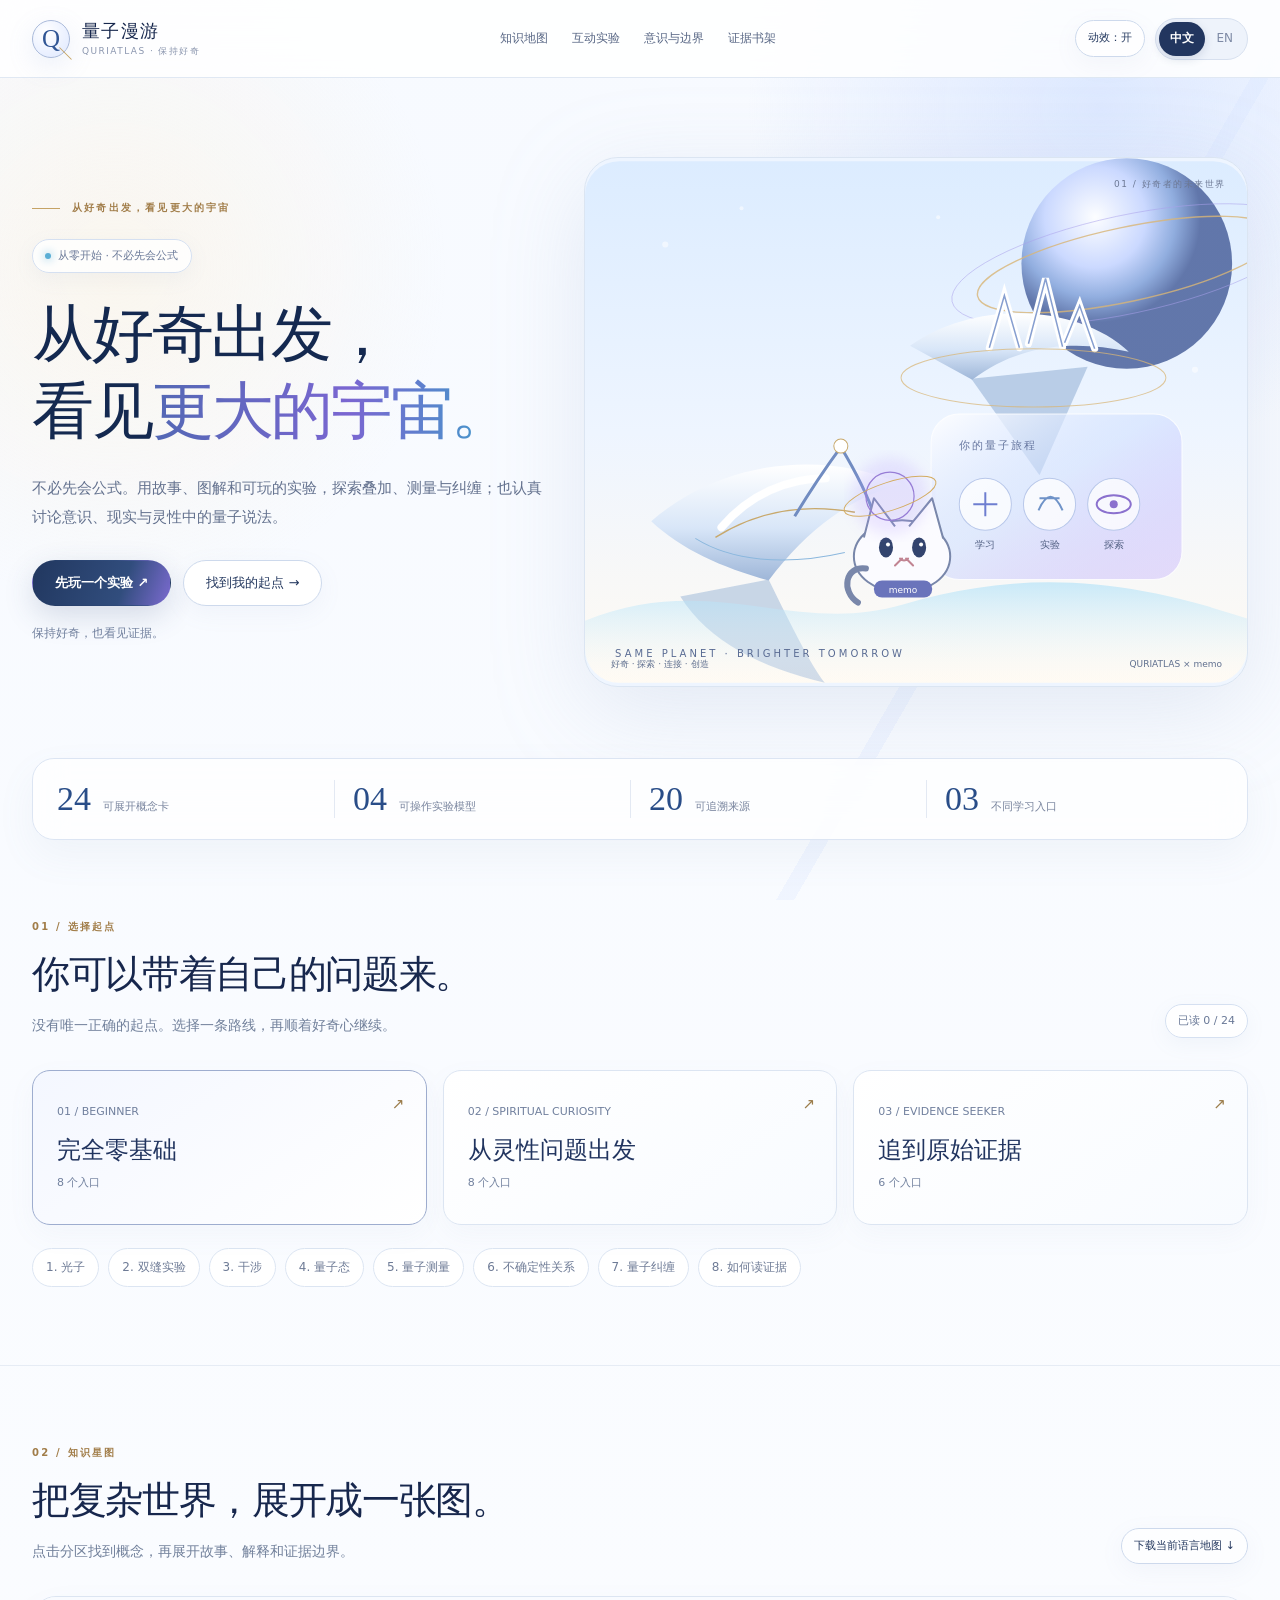
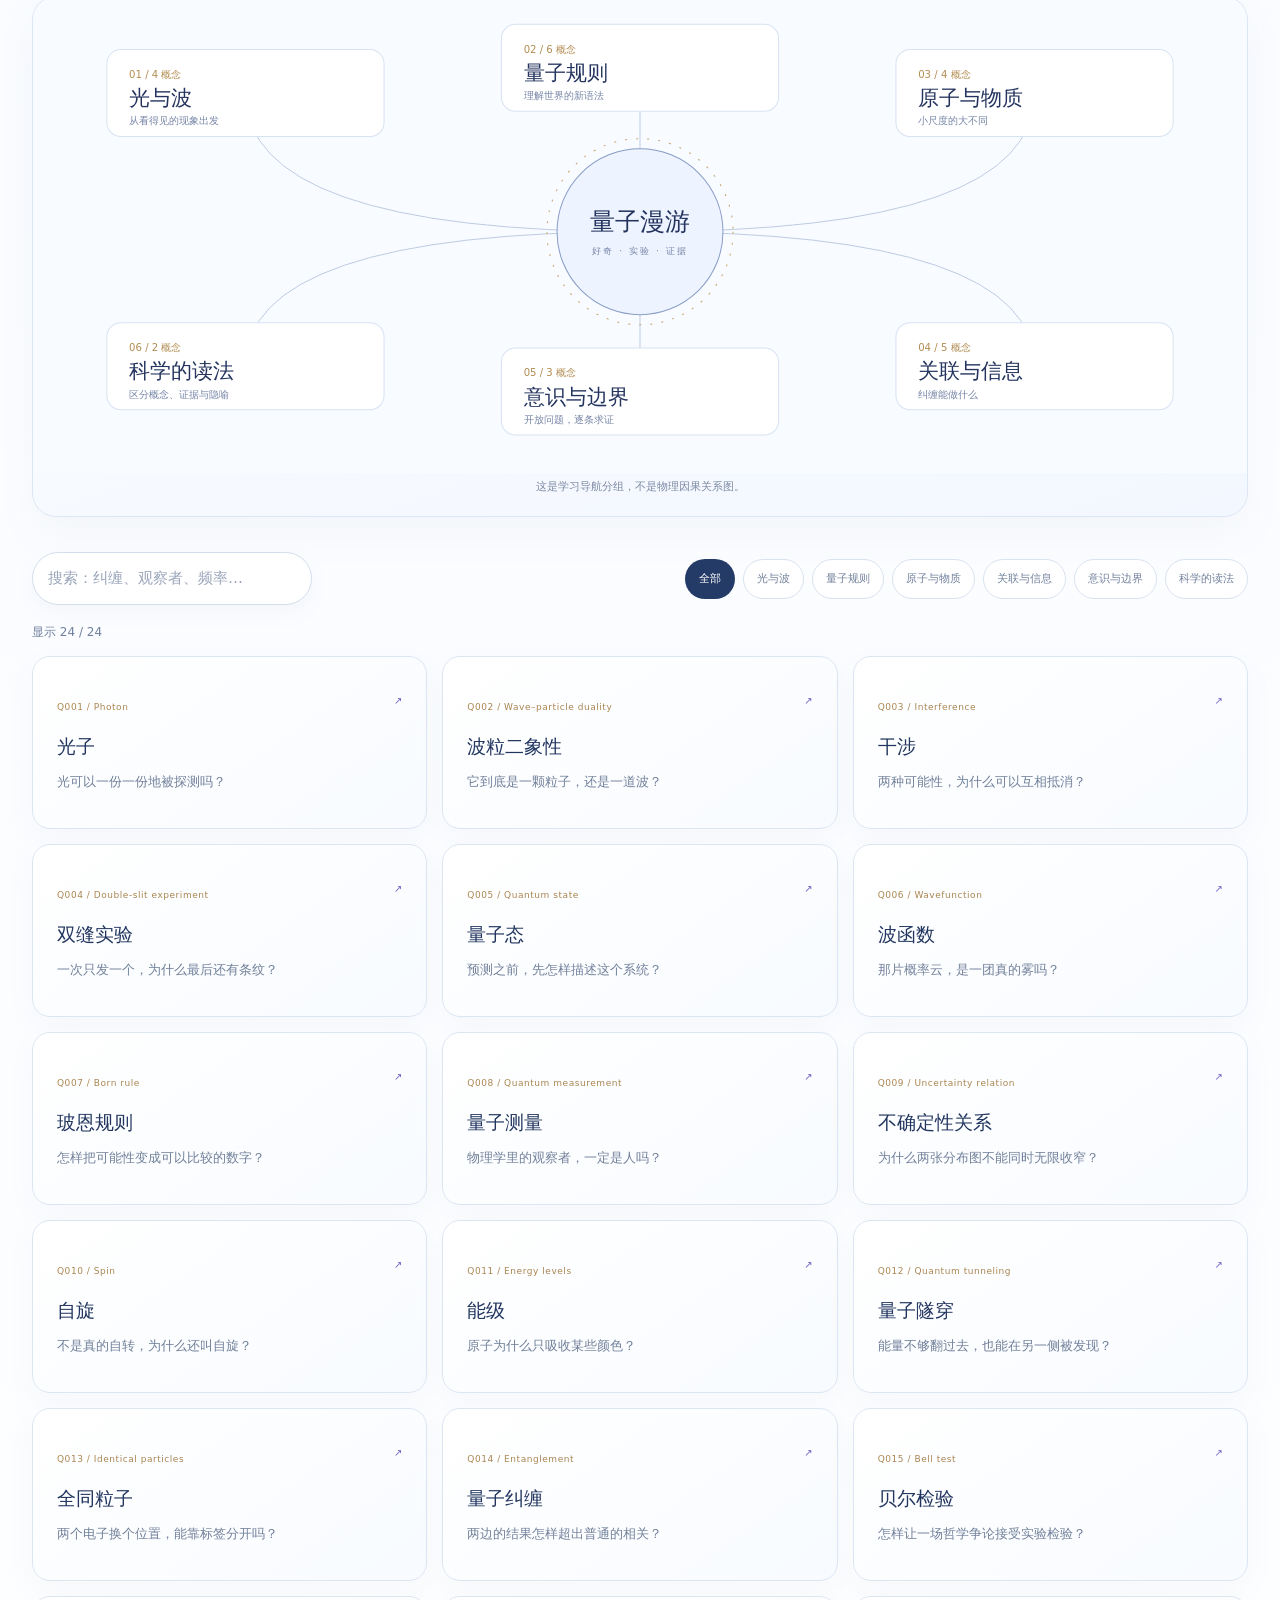
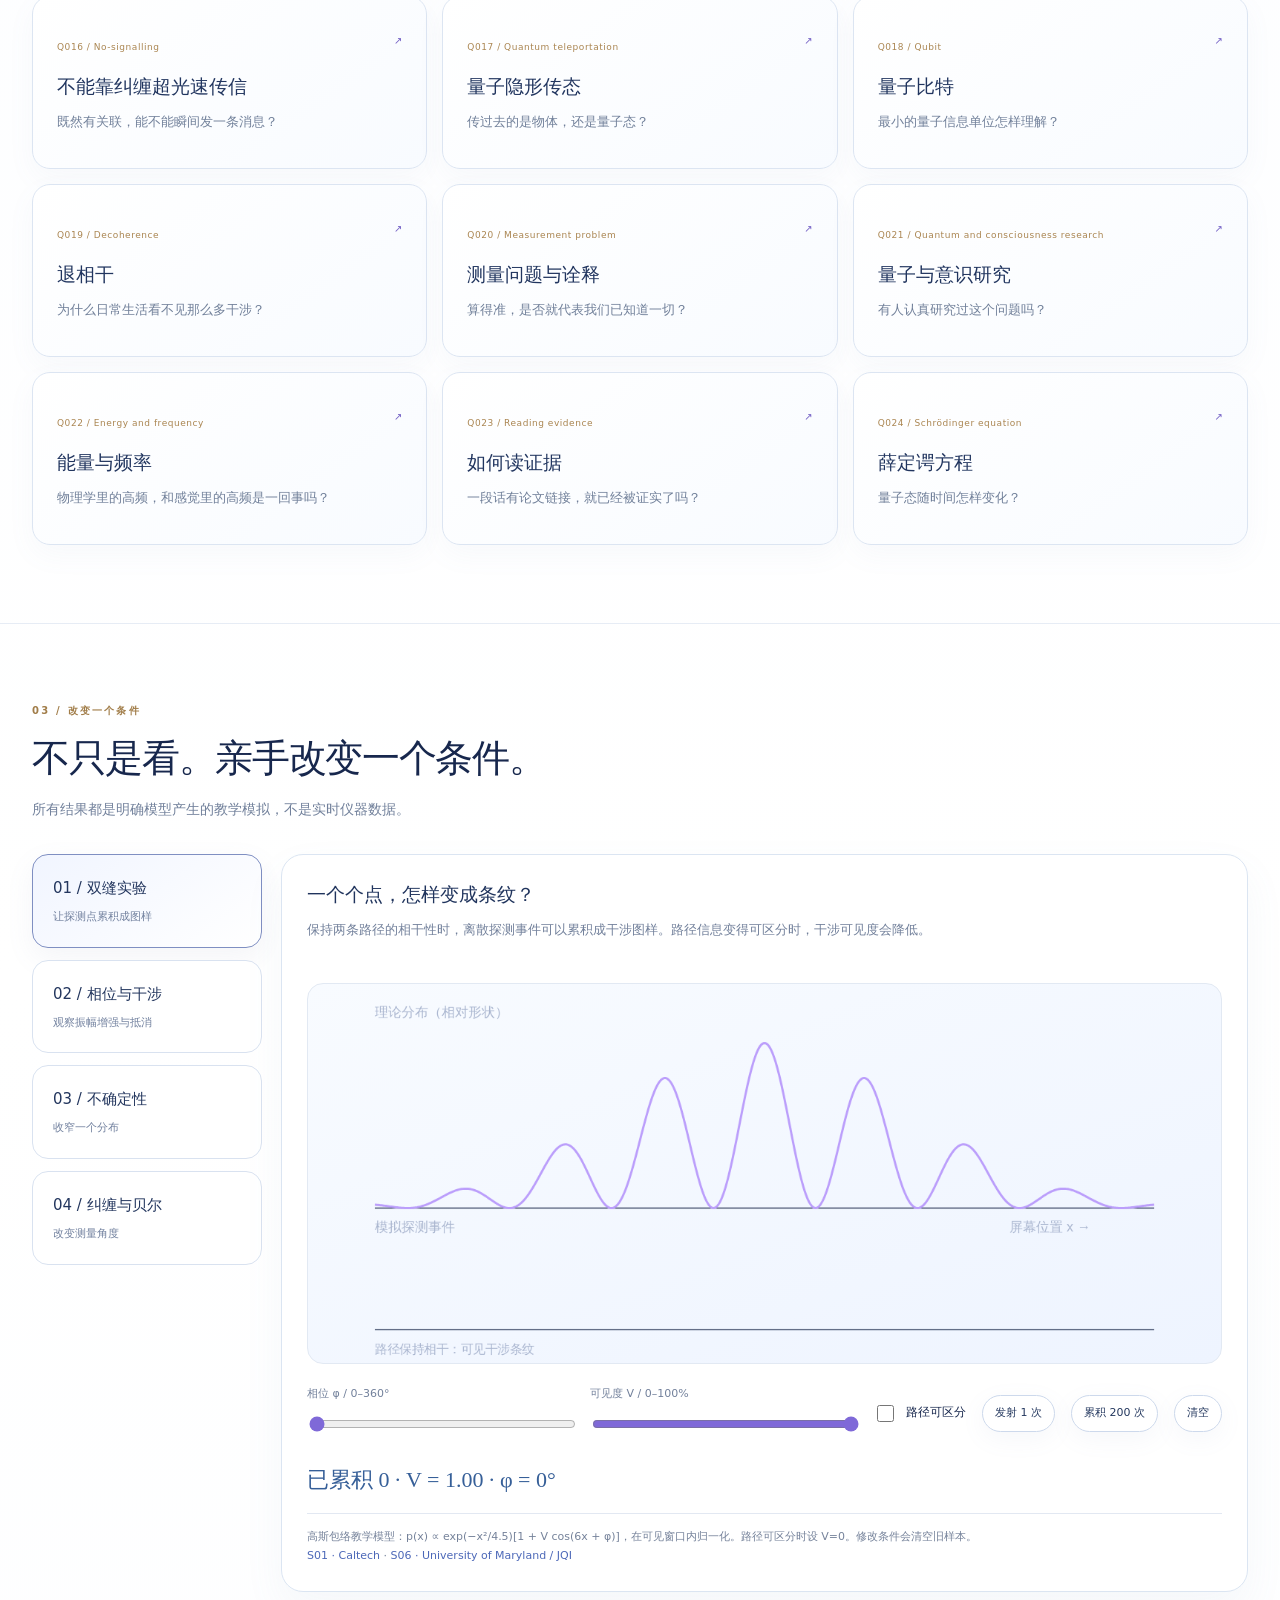
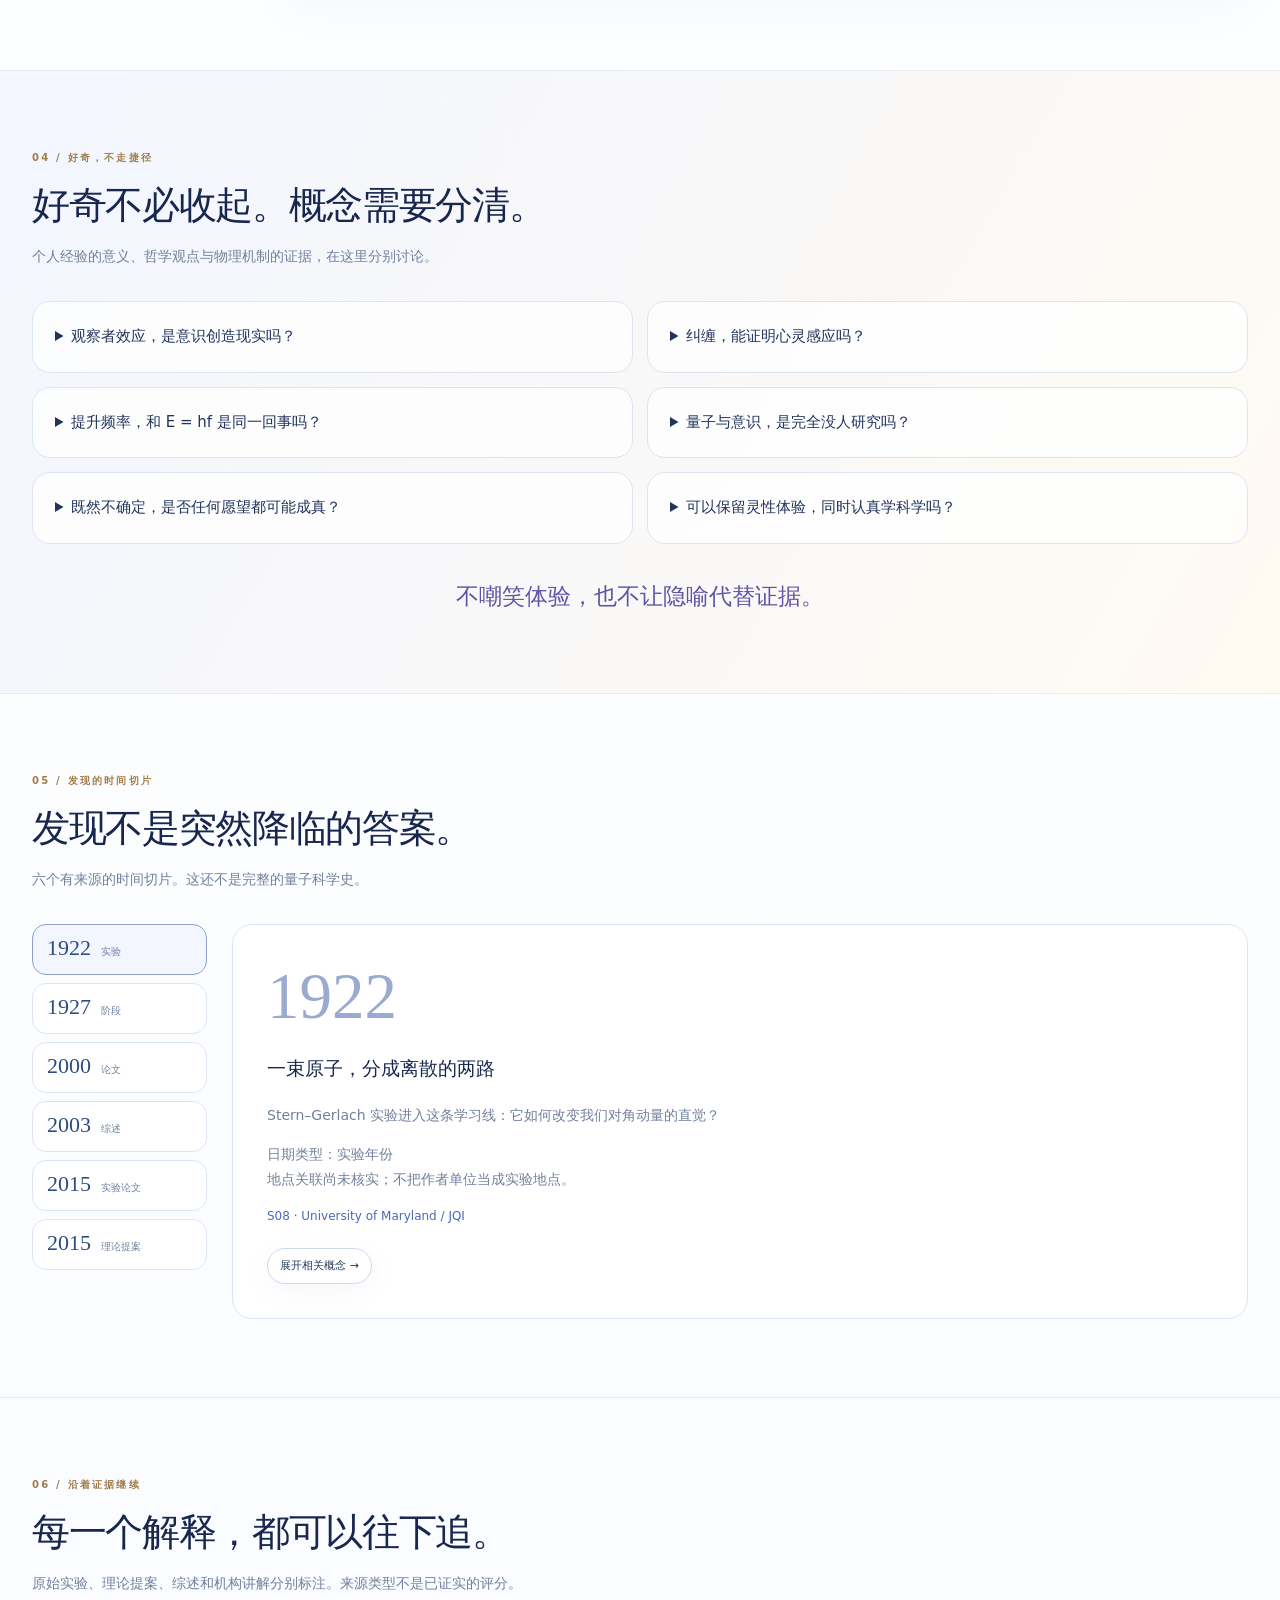
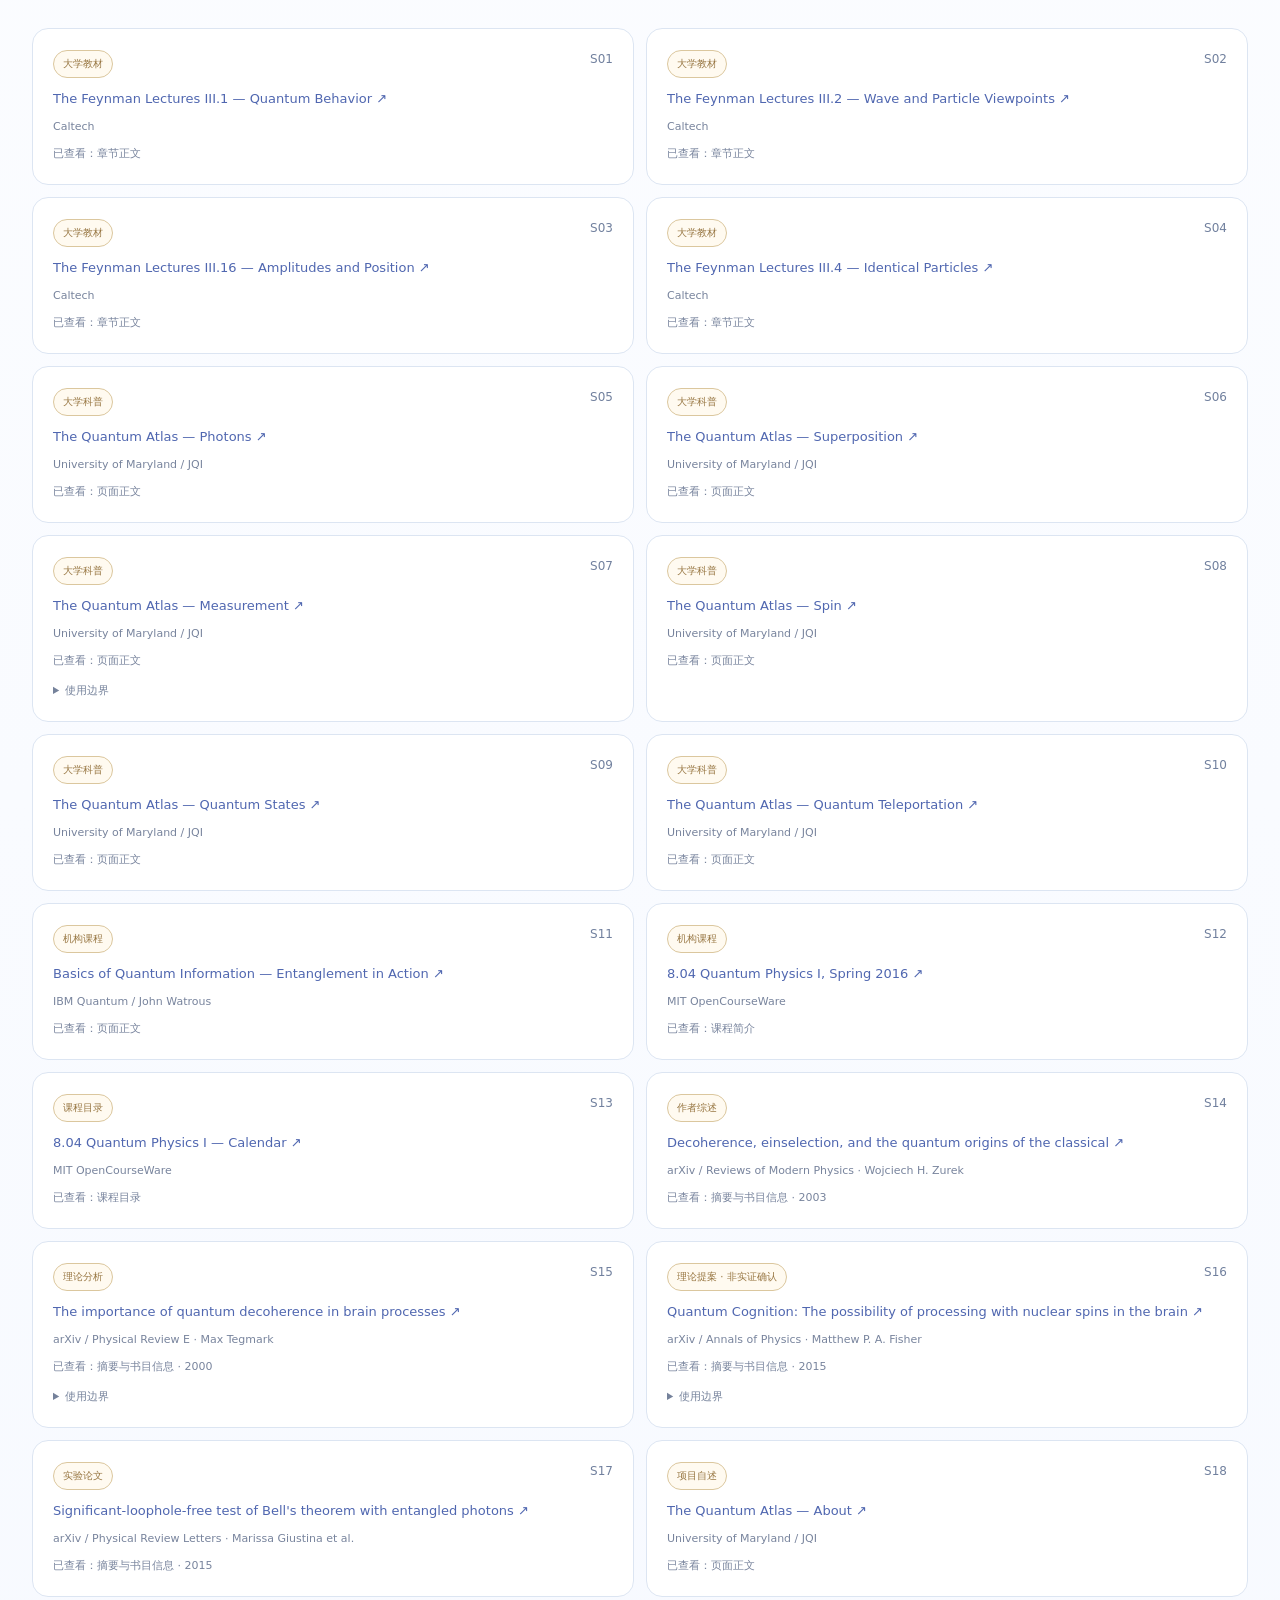
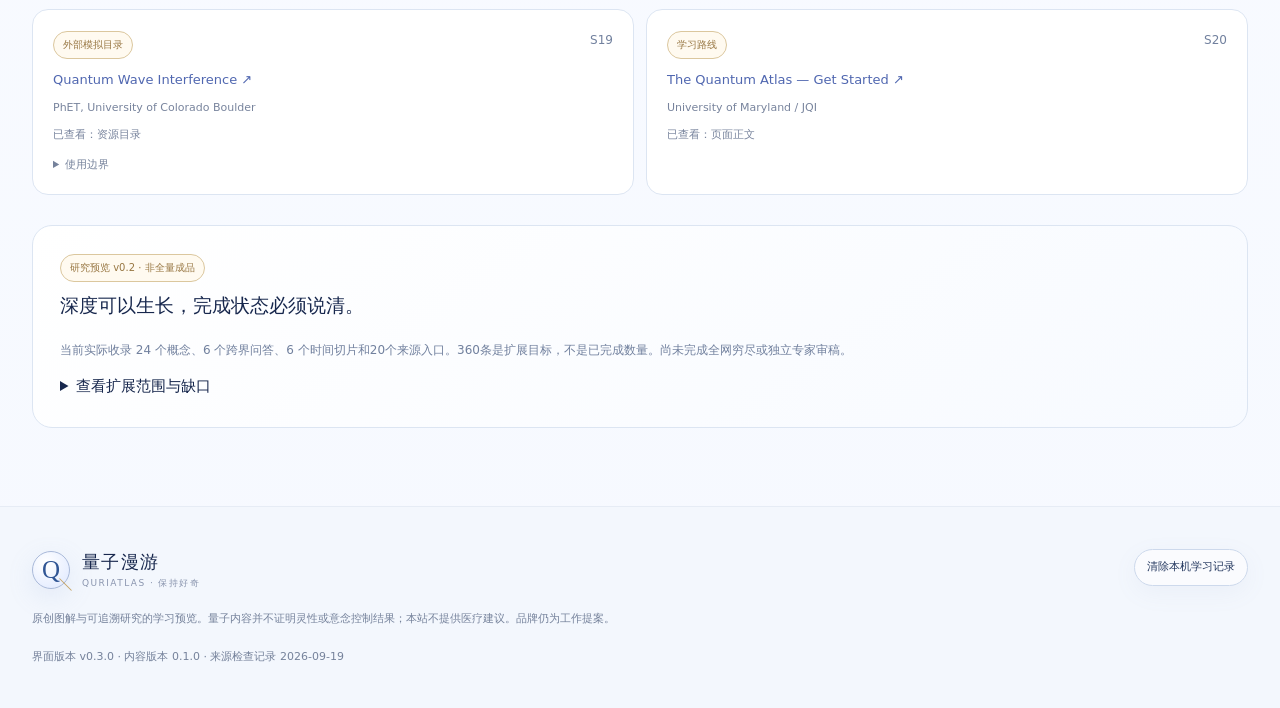
<file: quantum/index.html>
<!doctype html>
<html lang="zh-CN"><head><meta charset="utf-8"><meta name="viewport" content="width=device-width,initial-scale=1">
<meta name="color-scheme" content="light"><meta name="theme-color" content="#f7faff">
<title>量子漫游 QuriAtlas | Interactive Quantum Physics</title>
<meta name="description" content="A bilingual quantum learning atlas with stories, interactive experiments, and traceable sources.">
<meta name="quri-build" content="0.3.0-atlantis-bilingual">
<style>:root{color-scheme:light;--bg:#f7faff;--surface:#ffffff;--ink:#17274d;--muted:#71809e;--line:#dce6f4;--purple:#7f69d8;--cyan:#3fa8d9;--gold:#c6a364;--navy:#1d315f;--sans:Inter,'PingFang SC','Microsoft YaHei',system-ui,sans-serif;--serif:Georgia,'Songti SC','Noto Serif CJK SC',serif}*{box-sizing:border-box}html{scroll-behavior:smooth;scroll-padding-top:96px}body{margin:0;background:linear-gradient(180deg,#f7faff 0,#fff 48%,#f6f9ff 100%);color:var(--ink);font:15px/1.8 var(--sans);overflow-x:hidden}body:before{content:'';position:fixed;inset:0;pointer-events:none;z-index:-1;background:radial-gradient(circle at 86% 12%,#cbdcff99 0,transparent 26%),radial-gradient(circle at 9% 30%,#fff0d566 0,transparent 25%),linear-gradient(120deg,transparent 0 72%,#dee9ff55 72% 73%,transparent 73%)}a{color:#4c68b8;text-decoration:none}a:hover{text-decoration:none;color:#7359c8}button,input{font:inherit;color:inherit}button{cursor:pointer}button,a,input{touch-action:manipulation}button{border:0}button:disabled{opacity:.45;cursor:default}a:focus-visible,button:focus-visible,input:focus-visible,summary:focus-visible,[tabindex]:focus-visible{outline:2px solid #7e6ad7;outline-offset:5px}h1,h2,h3,p{margin-top:0}h1,h2{font-family:var(--serif);font-weight:400;line-height:1.28;letter-spacing:-.035em}h2{font-size:38px;margin-bottom:14px}h3{font-size:19px;font-weight:500;line-height:1.55}small,.small{font-size:12px;color:var(--muted)}.wrap{width:min(1240px,calc(100% - 64px));margin:auto}.top{position:sticky;top:0;height:78px;z-index:20;border-bottom:1px solid #d9e3f0cc;background:#ffffffd9;backdrop-filter:blur(22px)}.bar{height:100%;display:flex;align-items:center;justify-content:space-between;gap:20px}.brand{display:flex;align-items:center;gap:12px;color:var(--ink)}.brand:hover{text-decoration:none}.mark{display:grid;place-items:center;width:38px;height:38px;border:1px solid #a9b9d9;border-radius:50%;font:25px var(--serif);color:#315695;background:radial-gradient(circle at 35% 30%,#fff,#e7eeff 72%);box-shadow:0 8px 26px #90a8d72b;position:relative}.mark:after{content:'';position:absolute;width:17px;height:1px;background:var(--gold);transform:rotate(45deg);right:-5px;bottom:3px}.brand b{font-size:18px;font-weight:500;letter-spacing:.07em;display:block;line-height:1.4}.brand small{display:block;font-size:9px;letter-spacing:.16em;color:#8b96af}.nav,.tools{display:flex;gap:24px;align-items:center}.nav a{font-size:12px;color:#586785;font-weight:500}.nav a:hover{color:#293d71}.tools{gap:10px}.lang{display:flex;padding:3px;background:#eef3fb;border:1px solid #d7e0ef;border-radius:999px}.lang button{background:transparent;color:#7e8aa5;font-size:12px;min-height:34px;padding:4px 11px;border-radius:999px}.lang button[aria-pressed=true]{background:#22365f;color:white;font-weight:600;box-shadow:0 3px 10px #20386226}.btn{display:inline-flex;gap:10px;align-items:center;justify-content:center;padding:12px 22px;min-height:46px;background:#fff;border:1px solid #cdd9ec;border-radius:999px;color:#24385f;font-size:13px;line-height:1.5;box-shadow:0 7px 24px #8092b412}.btn:hover{border-color:#8da4cc;background:#f8fbff;transform:translateY(-1px)}.primary{background:linear-gradient(110deg,#21375f,#314d7d 65%,#7c6bd0);color:white;border-color:transparent;font-weight:600;box-shadow:0 10px 30px #354e7c2e}.primary:hover{background:linear-gradient(110deg,#1c3158,#6e5dc5);color:white}.quiet{background:#fff9;padding:9px 12px;font-size:11px;min-height:36px}.hero{min-height:680px;display:grid;grid-template-columns:.92fr 1.18fr;gap:34px;align-items:center;padding:44px 0 36px}.hero-copy{position:relative;z-index:2}.eyebrow,.kicker{color:#a17d49;font-size:10px;letter-spacing:.22em;text-transform:uppercase;font-weight:600;margin-bottom:22px}.eyebrow:before{content:'';display:inline-block;width:28px;height:1px;background:#c5a365;vertical-align:middle;margin-right:12px}.pill{display:inline-flex;align-items:center;border:1px solid #d5e0f1;background:#ffffffc9;border-radius:999px;font-size:11px;padding:6px 12px;color:#697897;gap:7px;box-shadow:0 6px 20px #8198c214}.dot{width:6px;height:6px;border-radius:50%;background:#5aaed5;box-shadow:0 0 10px #5aaed5}.hero h1{font-size:62px;line-height:1.24;margin:23px 0 24px;color:#142950}.hero h1 em{font-style:normal;background:linear-gradient(90deg,#5368b4,#7a66d1 55%,#3c9fc9);color:transparent;background-clip:text}.lead{max-width:510px;color:#63718e;font-size:15px;line-height:1.95}.actions{display:flex;gap:12px;align-items:center;flex-wrap:wrap;margin:28px 0 17px}.hero-art{position:relative;height:530px;filter:drop-shadow(0 24px 45px #8298bf2c)}.atlantis-art{border:1px solid #dbe5f2;border-radius:34px;background:#eef5ff;overflow:hidden}.hero-art svg{width:100%;height:100%;display:block}.hero-art .art-label{position:absolute;top:18px;right:21px;color:#6c7894;font-size:9px;letter-spacing:.17em;z-index:2}.art-foot{position:absolute;bottom:14px;left:26px;right:25px;display:flex;justify-content:space-between;gap:20px;font-size:9px;color:#60708f;z-index:2}.spin{transform-origin:330px 250px;animation:orbit 75s linear infinite}.still .spin{animation:none!important}@keyframes orbit{to{transform:rotate(360deg)}}.stats{display:grid;grid-template-columns:repeat(4,1fr);padding:21px 24px;gap:18px;border:1px solid #dce5f3;border-radius:22px;background:#ffffffb8;box-shadow:0 16px 38px #7488aa12;backdrop-filter:blur(16px)}.stat{display:flex;align-items:baseline;gap:12px;border-right:1px solid #e3e9f3}.stat:last-child{border-right:0}.stat b{font:34px var(--serif);color:#294d88}.stat span{font-size:11px;color:#78849e}section{padding:78px 0;border-bottom:1px solid #e6ecf5}.section-head{display:flex;justify-content:space-between;align-items:end;gap:25px;margin-bottom:32px}.section-head p{color:#71809b;max-width:720px;font-size:14px;margin:0}.kicker{margin-bottom:14px}.routes{display:grid;grid-template-columns:repeat(3,1fr);gap:16px}.route,.concept{display:block;text-align:left;border:1px solid #dce5f2;border-radius:18px;background:linear-gradient(145deg,#fff,#f8fbff);color:var(--ink);padding:24px;box-shadow:0 10px 28px #7389ad0d}.route{min-height:155px;position:relative}.route.active{border-color:#9eadcf;background:linear-gradient(145deg,#f4f7ff,#fff)}.route b{display:block;font:24px var(--serif);margin:13px 0 7px;color:#21345f}.route small{display:block;font-size:11px}.route .arrow{position:absolute;right:21px;top:20px;color:#9b7c4a}.steps{display:flex;gap:9px;flex-wrap:wrap;margin-top:23px}.step{background:#fff;border:1px solid #dce5f2;color:#6e7b96;padding:8px 13px;border-radius:999px;font-size:12px}.step.read{border-color:#9d8ddb;color:#6957b8;background:#f7f3ff}.mapbox{border:1px solid #dce5f2;border-radius:24px;overflow:hidden;background:linear-gradient(160deg,#fafdff,#f3f7ff);box-shadow:0 18px 42px #7183a70e}.mapbox svg{display:block;width:100%;height:auto}.mapnode{cursor:pointer}.mapnode:hover rect{stroke:#7f8fc2;stroke-width:1.5}.mapnote{padding:4px 25px 20px;text-align:center;font-size:11px;color:#7d89a3}.filters{display:flex;gap:8px;flex-wrap:wrap;align-items:center;margin:35px 0 17px}.search{width:280px;max-width:100%;padding:12px 15px;border:1px solid #d3ddeb;border-radius:999px;background:#fff;min-height:45px;margin-right:auto;box-shadow:0 7px 20px #7c8daa10}.search::placeholder{color:#9aa5bb}.chip{background:#fff;border:1px solid #d8e2f0;border-radius:999px;padding:9px 13px;font-size:11px;color:#71809b}.chip.active{background:#253b67;color:white;border-color:transparent}.cards{display:grid;grid-template-columns:repeat(3,1fr);gap:15px}.concept{min-height:173px;transition:transform .15s,border-color .15s,box-shadow .15s}.concept:hover,.route:hover{border-color:#a9b6d7;transform:translateY(-3px);box-shadow:0 16px 34px #7187aa18}.concept h3{margin:13px 0 9px;color:#21355f}.concept p{font-size:13px;color:#71809a;margin:0}.num{font-size:9px;letter-spacing:.06em;color:#aa8551}.openmark{float:right;font-size:10px;color:#7360c5}.empty{grid-column:1/-1;color:#7d8aa5;padding:25px}.labs{display:grid;grid-template-columns:230px 1fr;gap:19px}.labtabs{display:flex;flex-direction:column;gap:12px}.labtab{background:#fff;border:1px solid #d9e2f0;border-radius:16px;padding:20px;text-align:left;color:#23365e}.labtab b{display:block;font-weight:500;font-size:15px}.labtab small{display:block;font-size:11px;margin-top:5px}.labtab.active{border-color:#7f8fc2;background:linear-gradient(145deg,#f1f5ff,#fff);box-shadow:0 10px 28px #758bb015}.lab{border:1px solid #dbe5f2;background:#fff;border-radius:22px;padding:25px;min-width:0;box-shadow:0 18px 40px #7489ab10}.lab h3{margin-bottom:9px;color:#20345d}.labdesc{font-size:13px;color:#72809b;min-height:45px}.canvaswrap{margin:20px 0;border:1px solid #e2e9f3;border-radius:16px;background:linear-gradient(160deg,#f8fbff,#eef4ff);overflow:hidden}canvas{display:block;width:100%;height:auto;aspect-ratio:820/340}.controls{display:flex;gap:16px;flex-wrap:wrap;align-items:center}.control{min-width:145px;flex:1}.control label{display:block;color:#72809b;font-size:11px;margin-bottom:8px}.control input{width:100%;accent-color:#7f69d8;height:20px}.toggle{display:flex;align-items:center;gap:9px;font-size:12px;min-height:44px}.toggle input{width:17px;height:17px;accent-color:#7f69d8}.labvalue{font:22px var(--serif);color:#365f98;margin:20px 0 12px;line-height:1.5}.labfoot{border-top:1px solid #e2e8f2;padding-top:13px;font-size:11px;color:#75829a;margin-top:17px}.bridge{background:linear-gradient(120deg,#f3f6ff,#fffaf2)}.bridges{display:grid;grid-template-columns:repeat(2,1fr);gap:14px}.bridges details{border:1px solid #dce5f2;border-radius:18px;padding:22px;background:#ffffffc9}summary{cursor:pointer}details p{font-size:13px;color:#71809b;margin:14px 0 0}.bridges summary{font-size:15px;line-height:1.7;color:#21345c}.tag{display:inline-block;font-size:10px;color:#987743;border:1px solid #dbc79e;padding:4px 9px;border-radius:999px;margin-bottom:9px;background:#fffaf0}.principle{text-align:center;font:23px/1.6 var(--serif);color:#5f55a4;margin:35px 0 0}.timeline{display:grid;grid-template-columns:175px 1fr;gap:25px}.years{display:flex;flex-direction:column;gap:8px}.year{background:#fff;border:1px solid #dce5f2;padding:10px 14px;border-radius:14px;text-align:left;color:#52617e}.year.active{background:#f3f5ff;border-color:#8f9fc7}.year b{font:22px var(--serif);margin-right:10px;color:#2d4c80}.year small{font-size:10px}.timecard{padding:34px;border:1px solid #dce5f2;border-radius:20px;background:#fff}.bigyear{font:65px var(--serif);color:#9aaad0;margin-bottom:20px}.timecard p{font-size:14px;color:#71809b}.sources{display:grid;grid-template-columns:repeat(2,1fr);gap:12px}.source{padding:20px;border:1px solid #dce5f2;border-radius:16px;background:#fff;min-width:0}.source a{display:block;font-size:13px;color:#5067b0;overflow-wrap:anywhere}.source p{font-size:11px;color:#78849d;margin:7px 0 0}.source details{font-size:11px;color:#75829b;margin-top:10px}.coverage{padding:27px;margin-top:30px;border:1px solid #dce5f2;border-radius:20px;background:linear-gradient(145deg,#fff,#f7faff)}.scope{display:grid;grid-template-columns:repeat(3,1fr);gap:1px;background:#dce5f2;border:1px solid #dce5f2;margin:20px 0}.scope div{background:#fff;padding:12px 15px;display:flex;justify-content:space-between;gap:13px;font-size:11px}.scope b{color:#a17d49}footer{padding:42px 0;font-size:11px;color:#75829b;background:#f3f7fd}footer .bar{align-items:flex-start}footer p{max-width:700px;margin:18px 0 0}dialog{background:#fbfdff;border:1px solid #cfdaf0;border-radius:22px;width:calc(100% - 32px);max-width:730px;max-height:86vh;padding:30px;color:#23355d;box-shadow:0 30px 90px #293d6c33}dialog::backdrop{background:#21345f3d;backdrop-filter:blur(10px)}.dialoghead{display:flex;gap:20px;align-items:flex-start;justify-content:space-between}.dialoghead h2{font-size:33px}.hook{font:23px/1.6 var(--serif);color:#6759b7}.note{padding:18px;background:#fff;border:1px solid #dce5f2;border-radius:14px;margin:14px 0;font-size:14px}.note b{display:block;font-size:11px;color:#9c7946;margin-bottom:7px}.sr-only{position:absolute;width:1px;height:1px;overflow:hidden;clip:rect(0,0,0,0)}.sr-only:focus{clip:auto;width:auto;height:auto;padding:12px;background:#fff;z-index:100}[hidden]{display:none!important}@media(max-width:1050px){.nav{gap:12px}.hero h1{font-size:52px}.nav a{font-size:11px}.tools{gap:7px}.hero-art{height:470px}}@media(max-width:850px){.nav{display:none}.hero h1{font-size:48px}.hero{min-height:570px;gap:14px}.hero-art{height:420px}.cards{grid-template-columns:repeat(2,1fr)}.labs{grid-template-columns:190px 1fr}.routes{gap:10px}.route{padding:19px}.scope{grid-template-columns:repeat(2,1fr)}}@media(max-width:640px){.wrap{width:calc(100% - 34px)}.top{height:70px}.brand b{font-size:16px}.brand small{display:none}.mark{width:31px;height:31px;font-size:21px}.tools{gap:6px}.tools>.quiet{display:none}.lang button{padding:5px 9px}.hero{grid-template-columns:1fr;padding:30px 0 26px;gap:16px}.hero h1{font-size:43px}.hero-art{height:350px}.hero .lead{font-size:14px}.eyebrow{font-size:9px}.art-foot{font-size:8px;left:16px;right:16px}.stats{grid-template-columns:repeat(2,1fr);gap:18px;padding:18px}.stat{border-right:0}.stat b{font-size:29px}.stat span{font-size:10px}section{padding:54px 0}h2{font-size:29px}.section-head{display:block}.section-head .btn,.section-head .pill{margin-top:18px}.section-head p{font-size:13px}.routes,.cards,.sources,.bridges{grid-template-columns:1fr}.route{min-height:130px}.concept{min-height:143px}.search{width:100%;margin-bottom:9px}.chip{padding:8px 11px}.labs{grid-template-columns:1fr}.labtabs{display:grid;grid-template-columns:repeat(2,1fr);gap:8px}.labtab{padding:14px}.labtab b{font-size:13px}.labtab small{font-size:10px}.lab{padding:17px}.labvalue{font-size:18px}.control{min-width:128px}.timeline{grid-template-columns:1fr}.years{display:grid;grid-template-columns:repeat(3,1fr);gap:7px}.year{padding:9px}.year b{font-size:18px}.year small{display:block}.timecard{padding:23px}.bigyear{font-size:53px}.scope{grid-template-columns:1fr}.coverage{padding:20px}.principle{font-size:20px}footer .bar{display:block}footer .btn{margin-top:20px}dialog{padding:23px}.hook{font-size:20px}}@media(prefers-reduced-motion:reduce){html{scroll-behavior:auto}.spin{animation:none!important}.concept{transition:none}}.still{scroll-behavior:auto}.lang button{white-space:nowrap}.tools>.quiet{white-space:nowrap}@media(max-width:640px){.top .brand{gap:9px}.top .brand small{display:none}.top .tools{flex-shrink:0}.top .bar{gap:12px}.top .brand b{font-size:15px}}
</style></head><body>
<div id="app"></div><dialog id="entryDialog"></dialog>
<noscript>This interactive atlas requires JavaScript. 本互动知识地图需要启用 JavaScript。</noscript>
<script id="atlas-data" type="application/json">{"version":"0.1.0","updated":"2026-09-19","status":"research_preview_not_exhaustive","brand":{"name_zh":"量子漫游","name_en":"QuriAtlas","status":"working_proposal_not_cleared_trademark","title":"量子漫游 QuriAtlas｜用故事、图解与互动实验看懂量子力学","tagline":"保持好奇，也看见证据。","headline":"从一束光，走进量子世界。","description":"不必先会公式。用故事、图解和可玩的实验，探索叠加、测量与纠缠；也认真讨论意识、现实与灵性中的量子说法。"},"editorial":{"audience":"对灵性、意识与现实感兴趣、没有物理基础的成人学习者","scope":"量子力学核心；量子信息、意识研究与文化接受史作为明确标注的交叉分区","not_claimed":["全网穷尽","独立专家审稿完成","灵性得到量子物理证明","网站已部署","商标或域名可用"],"default_record_level":"L1_authority_route","source_check_date":"2026-09-19","source_checks_mean":"HTML正文或论文摘要及书目信息已查看；不等于论文全文、原始数据或外部视频内容已审核。","rights":"外部材料仅引用与链接；未取得转载许可的图片、音频、视频不复制。"},"categories":[{"id":"light","name":"光与波","subtitle":"从看得见的现象出发"},{"id":"rules","name":"量子规则","subtitle":"理解世界的新语法"},{"id":"matter","name":"原子与物质","subtitle":"小尺度的大不同"},{"id":"information","name":"关联与信息","subtitle":"纠缠能做什么"},{"id":"frontier","name":"意识与边界","subtitle":"开放问题，逐条求证"},{"id":"method","name":"科学的读法","subtitle":"区分概念、证据与隐喻"}],"sources":[{"id":"S01","title":"The Feynman Lectures III.1 — Quantum Behavior","organization":"Caltech","url":"https://www.feynmanlectures.caltech.edu/III_01.html","kind":"institutional_textbook","level":"C","access":"open_html","review":"chapter_text"},{"id":"S02","title":"The Feynman Lectures III.2 — Wave and Particle Viewpoints","organization":"Caltech","url":"https://www.feynmanlectures.caltech.edu/III_02.html","kind":"institutional_textbook","level":"C","access":"open_html","review":"chapter_text"},{"id":"S03","title":"The Feynman Lectures III.16 — Amplitudes and Position","organization":"Caltech","url":"https://www.feynmanlectures.caltech.edu/III_16.html","kind":"institutional_textbook","level":"C","access":"open_html","review":"chapter_text"},{"id":"S04","title":"The Feynman Lectures III.4 — Identical Particles","organization":"Caltech","url":"https://www.feynmanlectures.caltech.edu/III_04.html","kind":"institutional_textbook","level":"C","access":"open_html","review":"chapter_text"},{"id":"S05","title":"The Quantum Atlas — Photons","organization":"University of Maryland / JQI","url":"https://quantumatlas.umd.edu/entry/photons/","kind":"institutional_explainer","level":"C","access":"open_html","review":"page_text"},{"id":"S06","title":"The Quantum Atlas — Superposition","organization":"University of Maryland / JQI","url":"https://quantumatlas.umd.edu/entry/superposition/","kind":"institutional_explainer","level":"C","access":"open_html","review":"page_text"},{"id":"S07","title":"The Quantum Atlas — Measurement","organization":"University of Maryland / JQI","url":"https://quantumatlas.umd.edu/entry/measurement/","kind":"institutional_explainer","level":"C","access":"open_html","review":"page_text","limitation":"页面使用较强的测量诠释措辞；本站不把一种本体论表述当作所有诠释的共识。"},{"id":"S08","title":"The Quantum Atlas — Spin","organization":"University of Maryland / JQI","url":"https://quantumatlas.umd.edu/entry/spin/","kind":"institutional_explainer","level":"C","access":"open_html","review":"page_text"},{"id":"S09","title":"The Quantum Atlas — Quantum States","organization":"University of Maryland / JQI","url":"https://quantumatlas.umd.edu/entry/quantum-states/","kind":"institutional_explainer","level":"C","access":"open_html","review":"page_text"},{"id":"S10","title":"The Quantum Atlas — Quantum Teleportation","organization":"University of Maryland / JQI","url":"https://quantumatlas.umd.edu/entry/teleportation/","kind":"institutional_explainer","level":"C","access":"open_html","review":"page_text"},{"id":"S11","title":"Basics of Quantum Information — Entanglement in Action","organization":"IBM Quantum / John Watrous","url":"https://quantum.cloud.ibm.com/learning/en/courses/basics-of-quantum-information/entanglement-in-action/introduction","kind":"institutional_course","level":"C","access":"open_html","review":"page_text"},{"id":"S12","title":"8.04 Quantum Physics I, Spring 2016","organization":"MIT OpenCourseWare","url":"https://ocw.mit.edu/courses/8-04-quantum-physics-i-spring-2016/","kind":"institutional_course","level":"C","year":2016,"access":"open_course","review":"course_overview"},{"id":"S13","title":"8.04 Quantum Physics I — Calendar","organization":"MIT OpenCourseWare","url":"https://ocw.mit.edu/courses/8-04-quantum-physics-i-spring-2016/pages/calendar/","kind":"course_curriculum","level":"C","year":2016,"access":"open_html","review":"curriculum"},{"id":"S14","title":"Decoherence, einselection, and the quantum origins of the classical","author":"Wojciech H. Zurek","organization":"arXiv / Reviews of Modern Physics","url":"https://arxiv.org/abs/quant-ph/0105127","doi":"10.1103/RevModPhys.75.715","kind":"author_review","level":"B","preprint_year":2001,"publication_year":2003,"access":"abstract_and_linked_fulltext","review":"abstract_and_metadata","peer_review":"journal_version_published"},{"id":"S15","title":"The importance of quantum decoherence in brain processes","author":"Max Tegmark","organization":"arXiv / Physical Review E","url":"https://arxiv.org/abs/quant-ph/9907009","doi":"10.1103/PhysRevE.61.4194","kind":"theoretical_paper","level":"A","preprint_year":1999,"publication_year":2000,"access":"abstract_and_linked_fulltext","review":"abstract_and_metadata","peer_review":"journal_version_published","limitation":"针对文中建模的自由度与参数，不自动排除一切可能的脑内量子机制。"},{"id":"S16","title":"Quantum Cognition: The possibility of processing with nuclear spins in the brain","author":"Matthew P. A. Fisher","organization":"arXiv / Annals of Physics","url":"https://arxiv.org/abs/1508.05929","kind":"theoretical_proposal","level":"A","publication_year":2015,"access":"abstract_and_linked_fulltext","review":"abstract_and_metadata","peer_review":"journal_version_published","limitation":"提出可研究的机制，不等于已证实人脑通过该机制产生意识。"},{"id":"S17","title":"Significant-loophole-free test of Bell's theorem with entangled photons","author":"Marissa Giustina et al.","organization":"arXiv / Physical Review Letters","url":"https://arxiv.org/abs/1511.03190","kind":"experimental_paper","level":"A","publication_year":2015,"access":"abstract_and_linked_fulltext","review":"abstract_and_metadata","data_access":"摘要页说明实验数据可向通讯作者索取；本项目未取得原始数据。"},{"id":"S18","title":"The Quantum Atlas — About","organization":"University of Maryland / JQI","url":"https://quantumatlas.umd.edu/about/","kind":"project_self_description","level":"A","access":"open_html","review":"page_text","role":"同类产品与品牌重名检查，不作为物理事实的直接证据。"},{"id":"S19","title":"Quantum Wave Interference","organization":"PhET, University of Colorado Boulder","url":"https://phet.colorado.edu/en/simulations/quantum-wave-interference","kind":"simulation_catalog","level":"C","access":"external_simulation","review":"catalog_page","limitation":"外部模拟未在本站内集成或运行验收。"},{"id":"S20","title":"The Quantum Atlas — Get Started","organization":"University of Maryland / JQI","url":"https://quantumatlas.umd.edu/start/","kind":"institutional_learning_path","level":"C","access":"open_html","review":"page_text"}],"entries":[{"id":"Q001","title":"光子","en":"Photon","category":"light","hook":"光可以一份一份地被探测吗？","summary":"光与物质交换能量时呈现量子化特征。对频率确定的光子，能量满足 E = hf。","example":"把入射光减弱，敏感探测器仍可能记录一个个离散事件。","limit":"图上的小光点是示意，不代表光子是一颗有确定表面的微型球。","source_ids":["S05"],"next":["Q002","Q022"]},{"id":"Q002","title":"波粒二象性","en":"Wave–particle duality","category":"light","hook":"它到底是一颗粒子，还是一道波？","summary":"量子对象能表现出干涉，也能以离散事件被探测。经典小球和水波都只是部分适用的类比。","example":"屏幕每次出现一个点，许多次事件却形成干涉分布。","limit":"不是对象根据人的意念在经典球和经典波之间变身。","source_ids":["S01","S02"],"next":["Q004"]},{"id":"Q003","title":"干涉","en":"Interference","category":"light","hook":"两种可能性，为什么可以互相抵消？","summary":"无法区分的路径要先相加概率振幅，再取模平方。相位关系能让某些结果更常见，也能压低另一些结果。","example":"改变本页双缝模型的相位，明暗条纹会移动。","limit":"水波也会干涉；看到干涉并不自动证明某个系统发生了特有的量子效应。","source_ids":["S01","S06"],"next":["Q007"]},{"id":"Q004","title":"双缝实验","en":"Double-slit experiment","category":"light","hook":"一次只发一个，为什么最后还有条纹？","summary":"保持两条路径的相干性时，离散探测事件可以累积成干涉图样。路径信息变得可区分时，干涉可见度会降低。","example":"在互动实验中切换路径探测器，再累积更多探测点。","limit":"这里是预设模型的随机采样，不是现场实验数据；不需要一个有意识的人盯着仪器。","source_ids":["S01","S06"],"next":["Q008","Q019"]},{"id":"Q005","title":"量子态","en":"Quantum state","category":"rules","hook":"预测之前，先怎样描述这个系统？","summary":"量子态组织了系统可被预测的测量统计。它不是把位置和速度等经典属性简单罗列在一起。","example":"准备相同的态，再做许多次相同测量，比较结果频率。","limit":"关于量子态究竟代表现实本身还是知识，不同诠释有不同回答。","source_ids":["S09"],"next":["Q006","Q018"]},{"id":"Q006","title":"波函数","en":"Wavefunction","category":"rules","hook":"那片概率云，是一团真的雾吗？","summary":"波函数是在某种表象中描述量子态的概率振幅。对位置测量，模平方给出概率密度。","example":"波函数可以有不同相位，即使某一时刻的位置概率密度相同。","limit":"它一般是复数函数，不是空气、水或灵性物质的振动图。","source_ids":["S03"],"next":["Q007","Q024"]},{"id":"Q007","title":"玻恩规则","en":"Born rule","category":"rules","hook":"怎样把可能性变成可以比较的数字？","summary":"对规范化的态，测得某一结果的概率由对应振幅的模平方给出。概率密度要在一个区间积分才得到区间概率。","example":"双缝两条路径的振幅相加后平方，不等于两份概率直接相加。","limit":"这条统计规则不让我们随意选择下一次随机结果。","source_ids":["S01","S03"],"next":["Q008"]},{"id":"Q008","title":"量子测量","en":"Quantum measurement","category":"rules","hook":"物理学里的观察者，一定是人吗？","summary":"测量把系统和装置联系起来，产生可记录的结果。标准计算不需要把人的意识另加为一个物理变量。","example":"自动探测器记录数据，之后再由人读取。","limit":"测量结果如何出现仍涉及基础诠释问题；不能由此推出意念可控制外界结果。","source_ids":["S07","S14"],"next":["Q019","Q020"]},{"id":"Q009","title":"不确定性关系","en":"Uncertainty relation","category":"rules","hook":"为什么两张分布图不能同时无限收窄？","summary":"位置和动量的标准差满足 Δx Δp ≥ ℏ/2。最小不确定度高斯态恰好达到等号。","example":"拖动本页高斯态宽度：位置分布变窄，动量分布变宽。","limit":"这是特定可观测量的统计约束，不是任何事情都无法确定。","source_ids":["S02"],"next":["Q006"]},{"id":"Q010","title":"自旋","en":"Spin","category":"matter","hook":"不是真的自转，为什么还叫自旋？","summary":"自旋是量子对象的内禀角动量属性。1922 年的 Stern–Gerlach 实验显示银原子束产生离散分裂。","example":"对自旋二分之一系统，沿某方向测量会得到两种可能结果。","limit":"不能把电子自旋完全理解成一个小球绕轴旋转。","source_ids":["S08"],"next":["Q018"]},{"id":"Q011","title":"能级","en":"Energy levels","category":"matter","hook":"原子为什么只吸收某些颜色？","summary":"原子的束缚态具有离散能级。吸收或发射的光子能量可与两个能级的差对应。","example":"用楼梯帮助理解离散取值，再回到能级差与光子能量。","limit":"楼梯只是类比；不是说所有量子系统的全部能量都只能离散取值。","source_ids":["S05","S13"],"next":["Q022"]},{"id":"Q012","title":"量子隧穿","en":"Quantum tunneling","category":"matter","hook":"能量不够翻过去，也能在另一侧被发现？","summary":"在某些势垒条件下，量子态可以在经典禁阻区延伸，并在势垒另一侧具有非零透射概率。","example":"把势垒宽度当作可调参数，比较透射变化。","limit":"不能据此认为人体可凭意念穿墙；具体概率由物理系统与势垒决定。","source_ids":["S09","S13"],"next":["Q024"]},{"id":"Q013","title":"全同粒子","en":"Identical particles","category":"matter","hook":"两个电子换个位置，能靠标签分开吗？","summary":"全同量子粒子的交换对称性会影响多粒子态及其统计行为。玻色子与费米子的处理不同。","example":"从给小球贴名字的直觉，走向不能逐个经典标记的多粒子描述。","limit":"不可区分不意味着所有不同类型粒子都相同。","source_ids":["S04"],"next":["Q005"]},{"id":"Q014","title":"量子纠缠","en":"Entanglement","category":"information","hook":"两边的结果怎样超出普通的相关？","summary":"纠缠是一类不能用可分离态表达的量子关联。只展示两边总相同或总相反，并不足以区分它与经典相关。","example":"比较多个测量设置下的联合统计，而不是只看一次巧合。","limit":"纠缠不是情感默契或灵魂伴侣的物理证据。","source_ids":["S11"],"next":["Q015","Q016"]},{"id":"Q015","title":"贝尔检验","en":"Bell test","category":"information","hook":"怎样让一场哲学争论接受实验检验？","summary":"在明确的局域性、测量设置独立性等假设下，某些经典模型的关联受贝尔不等式约束。实验可检验其是否被违反。","example":"本页 CHSH 模型显示经典界限 2 与理想量子值 2√2。","limit":"模型画出违反并不是新实验；真实检验还要处理探测和局域性等漏洞。","source_ids":["S11","S17"],"next":["Q016"]},{"id":"Q016","title":"不能靠纠缠超光速传信","en":"No-signalling","category":"information","hook":"既然有关联，能不能瞬间发一条消息？","summary":"只观察一侧的局部结果，不能读出另一侧自由选择的信息。要利用或比较关联，仍需合适的通信与数据比较。","example":"在纠缠互动中转动另一侧设置，单侧结果的理论概率仍为一半。","limit":"非经典关联不等于可控制的超光速通信。","source_ids":["S10","S11"],"next":["Q017"]},{"id":"Q017","title":"量子隐形传态","en":"Quantum teleportation","category":"information","hook":"传过去的是物体，还是量子态？","summary":"协议利用共享纠缠、测量和经典通信，将未知量子态转移到另一个系统。","example":"接收端需要知道发送端的测量结果，才能完成相应操作。","limit":"不是搬运整个人；也不是不经过经典消息的瞬时传送。","source_ids":["S10","S11"],"next":["Q018"]},{"id":"Q018","title":"量子比特","en":"Qubit","category":"information","hook":"最小的量子信息单位怎样理解？","summary":"量子比特用二维量子系统描述。相对于选定基底，其态可具有两个基态的叠加。","example":"用两个能级或偏振自由度帮助理解抽象的两态系统。","limit":"一次测量不会把叠加里的全部振幅作为可读经典答案交出来。","source_ids":["S09","S11","S20"],"next":["Q014"]},{"id":"Q019","title":"退相干","en":"Decoherence","category":"frontier","hook":"为什么日常生活看不见那么多干涉？","summary":"系统与环境相互作用，会让局部可见的相干性降低。环境记录使某些干涉更难观察。","example":"调低本页可见度，条纹变淡；这只是相干性降低的现象模型。","limit":"退相干的计算不自动替所有诠释解决单一测量结果问题。","source_ids":["S14"],"next":["Q020"]},{"id":"Q020","title":"测量问题与诠释","en":"Measurement problem","category":"frontier","hook":"算得准，是否就代表我们已知道一切？","summary":"关于量子态、测量及现实之间的关系，有不同解释框架。可检验的预测与本体论解释要分开。","example":"先问各方是否预测不同实验结果，再比较其解释与额外假设。","limit":"未解决的诠释问题不等于任何超自然主张都已获得支持。","source_ids":["S07","S14"],"next":["Q021","Q023"]},{"id":"Q021","title":"量子与意识研究","en":"Quantum and consciousness research","category":"frontier","hook":"有人认真研究过这个问题吗？","summary":"有研究者提出脑内量子处理机制，也有人计算特定脑过程中的退相干约束。不同模型必须分别评估。","example":"并读 Fisher 的核自旋机制提案与 Tegmark 的退相干分析，明确它们并非同一模型的直接对照实验。","limit":"这里介绍历史论文的提案与争论，不声称已完成截至今日的系统综述，也不声称量子意识被证实。","source_ids":["S15","S16"],"next":["Q019","Q023"]},{"id":"Q022","title":"能量与频率","en":"Energy and frequency","category":"method","hook":"物理学里的高频，和感觉里的高频是一回事吗？","summary":"对频率确定的光子，E = hf 将能量与频率连接起来。把同一个词用于情绪时，需要另外定义其意义。","example":"红光、蓝光的光子频率可测；描述心情的高频通常是另一种语言用途。","limit":"不能直接用光子的公式推出情绪高低能改变财富、健康或他人的行为。","source_ids":["S05","S02"],"next":["Q023"]},{"id":"Q023","title":"如何读证据","en":"Reading evidence","category":"method","hook":"一段话有论文链接，就已经被证实了吗？","summary":"先分清实验报告、理论提案、综述和科普，再看来源究竟支持哪一句话。存在一篇论文不等于结论得到独立验证。","example":"实验摘要说测到了某种相关；理论摘要说提出一种可能机制。两者不能使用同一种证据标签。","limit":"来源等级和主张是否成立是两个字段；不把机构名当作结论的担保。","source_ids":["S15","S16","S17"],"next":["Q015","Q021"]},{"id":"Q024","title":"薛定谔方程","en":"Schrödinger equation","category":"rules","hook":"量子态随时间怎样变化？","summary":"在适用范围内，薛定谔方程给出量子态的时间演化。需要指定初始态与系统的哈密顿量。","example":"给定势能与初始波函数，计算之后的概率分布，再与实验比较。","limit":"不是输入愿望并生成结果的公式；非相对论模型也有自己的适用边界。","source_ids":["S03","S12"],"next":["Q006","Q012"]}],"bridges":[{"id":"B01","question":"观察者效应，是意识创造现实吗？","label":"物理概念与哲学追问","answer":"量子测量涉及可记录的物理相互作用；标准计算不要求人的意识作为额外变量。测量的解释可以讨论，但不能直接推出意念控制结果。","source_ids":["S07","S14"],"related":["Q008","Q020"]},{"id":"B02","question":"纠缠，能证明心灵感应吗？","label":"不能由此推出","answer":"量子纠缠有严格的制备、测量和统计含义。它不自动适用于两个人的主观默契，也不能让一方通过单侧结果读出另一方发送的超光速消息。","source_ids":["S10","S11"],"related":["Q014","Q016"]},{"id":"B03","question":"提升频率，和 E = hf 是同一回事吗？","label":"隐喻与可测量量分开","answer":"光子能量与频率有明确关系。描述心情、状态或价值观的频率，可以作为自我表达，但没有因此成为同一个物理量。","source_ids":["S05","S02"],"related":["Q022"]},{"id":"B04","question":"量子与意识，是完全没人研究吗？","label":"有理论研究，不等于已证实","answer":"确有脑内量子处理提案，也有关于退相干的反对分析。本站分别注明模型、作者与证据状态，不把争论写成已经完成的证明。","source_ids":["S15","S16"],"related":["Q021","Q023"]},{"id":"B05","question":"既然不确定，是否任何愿望都可能成真？","label":"统计约束不是愿望机制","answer":"不确定性关系约束特定可观测量的分布；概率也受状态和实验条件约束。它不意味着所有想象具有任意概率。","source_ids":["S02","S03"],"related":["Q009","Q007"]},{"id":"B06","question":"可以保留灵性体验，同时认真学科学吗？","label":"本站编辑原则","answer":"可以从自己的问题与体验出发。这里把主观体验、文化意义、哲学观点和可检验的物理主张分别记录：不嘲笑体验，也不把体验自动当作某个物理机制的证明。","source_ids":[],"related":["Q023"],"epistemic_status":"editorial_principle_not_experimental_claim"}],"timeline":[{"id":"T01","year":1922,"date_type":"experiment_year","title":"一束原子，分成离散的两路","text":"Stern–Gerlach 实验进入这条学习线：它如何改变我们对角动量的直觉？","source_ids":["S08"],"related":"Q010","geography_status":"not_yet_crosswalked"},{"id":"T02","year":1927,"date_type":"period_endpoint_1926_1927","title":"新的量子描述逐渐成形","text":"Feynman 的历史回顾把 1926–1927 年作为形成一致量子描述的关键时期；这里不是单一事件的精确日期。","source_ids":["S01"],"related":"Q024","geography_status":"multi_location_not_yet_crosswalked"},{"id":"T03","year":2000,"date_type":"journal_publication_year","title":"对脑内量子机制提出数量级约束","text":"Tegmark 的文章于 1999 年发布预印本，2000 年发表于期刊；关注特定脑过程的退相干估计。","source_ids":["S15"],"related":"Q021","geography_status":"publication_not_experiment_location"},{"id":"T04","year":2003,"date_type":"review_publication_year","title":"为什么世界常常看起来像经典的？","text":"Zurek 的退相干综述发表于 2003 年；其 arXiv 初版提交于 2001 年。","source_ids":["S14"],"related":"Q019","geography_status":"publication_not_experiment_location"},{"id":"T05","year":2015,"date_type":"paper_publication_year","title":"把贝尔检验做得更严格","text":"Giustina 等报告同时关闭主要漏洞的光子贝尔检验；本站提供论文入口，尚未复核原始实验数据。","source_ids":["S17"],"related":"Q015","geography_status":"not_yet_crosswalked"},{"id":"T06","year":2015,"date_type":"proposal_publication_year","title":"另一条脑内量子处理提案","text":"Fisher 提出核自旋与特定分子参与量子处理的可能机制；这是研究提案，不是意识机制已被证实。","source_ids":["S16"],"related":"Q021","geography_status":"publication_not_experiment_location"}],"learning_paths":[{"id":"beginner","title":"完全零基础","steps":["Q001","Q004","Q003","Q005","Q008","Q009","Q014","Q023"]},{"id":"spiritual","title":"从灵性问题出发","steps":["Q022","Q008","Q014","Q016","Q019","Q020","Q021","Q023"]},{"id":"research","title":"追到原始证据","steps":["Q023","Q007","Q015","Q019","Q021","Q024"]}],"expansion_plan":{"status":"planned_not_collected","target_canonical_entries":360,"not_a_completion_claim":true,"domains":[{"name":"科学史与经典实验","target":40},{"name":"数学工具与形式体系","target":40},{"name":"核心原理与测量","target":40},{"name":"原子、分子与相互作用","target":40},{"name":"近似方法、散射与对称性","target":35},{"name":"凝聚态与多体","target":30},{"name":"量子信息与计算","target":35},{"name":"通信、精密测量与实际应用","target":20},{"name":"相对论量子论与场论导览","target":25},{"name":"诠释与科学哲学","target":20},{"name":"量子生物与意识研究","target":15},{"name":"公众传播、灵性用语与争议溯源","target":20}],"missing":["中、英、日、德、法等多语种系统检索","历史原件、馆藏与 DOI Crosswalk","可追溯的事件地点与动态地理图","KOL原话及传播谱系","逐条授权的外部图片与视频","研究者独立复核","截至今日的前沿系统综述"]},"relationships":[{"from":"Q004","type":"demonstrates","to":"Q003"},{"from":"Q003","type":"explained_using","to":"Q007"},{"from":"Q019","type":"affects_visibility_of","to":"Q003"},{"from":"Q015","type":"tests_constraints_on","to":"Q014"},{"from":"Q017","type":"uses_resource","to":"Q014"},{"from":"Q021","type":"requires_distinction_from","to":"Q020"},{"from":"S15","type":"constrains_specific_models_of","to":"Q021"},{"from":"S16","type":"proposes_specific_mechanism_for","to":"Q021"}]}</script>
<script id="english-data" type="application/json">{"version":"0.2.0","entries":{"Q001":["Can light be detected one packet at a time?","Light exchanges energy with matter in quantized ways. A photon with a definite frequency has energy E = hf.","Dim the incoming light: a sensitive detector may still register discrete events.","The dots in illustrations do not mean photons are tiny solid balls with defined surfaces."],"Q002":["Is it a particle, or is it a wave?","Quantum objects can exhibit interference and be detected as discrete events. Classical balls and water waves are each only partial analogies.","Each detection makes one dot; many detections can build an interference pattern.","An object does not switch between a classical ball and a classical wave because of someone's thoughts."],"Q003":["How can two possibilities cancel each other?","For indistinguishable alternatives, add probability amplitudes before taking the squared magnitude. Relative phase can enhance some outcomes and suppress others.","Change the phase in the double-slit model and watch the bright and dark bands move.","Classical waves also interfere. Interference alone does not establish a uniquely quantum effect."],"Q004":["One particle at a time. Why do stripes appear?","When two paths remain coherent, discrete detections can accumulate into an interference pattern. Distinguishable path information can reduce its visibility.","Switch the path detector on and off, then accumulate more simulated detections.","This is sampling from a specified model, not live experimental data. A conscious person need not watch the detector."],"Q005":["How do we describe a system before predicting it?","A quantum state organizes predictions for measurement statistics. It is not simply a list of classical properties such as position and velocity.","Prepare the same state repeatedly, perform the same measurement, and compare outcome frequencies.","Interpretations differ on whether a quantum state describes reality itself, knowledge, or something else."],"Q006":["Is a probability cloud a real cloud of mist?","A wavefunction represents probability amplitudes in a chosen representation. For position measurements, its squared magnitude is a probability density.","Two wavefunctions can have different phases even when their position probability densities agree at one instant.","A wavefunction is generally complex-valued. It is not a vibration diagram of air, water, or spiritual matter."],"Q007":["How do we turn possibilities into testable numbers?","For a normalized state, an outcome's probability is the squared magnitude of its amplitude. Integrating a probability density over an interval gives that interval's probability.","Squaring the sum of two path amplitudes differs from simply adding their probabilities.","This statistical rule does not let us freely choose the next random outcome."],"Q008":["Does a physical observer have to be a person?","Measurement couples a system to an apparatus and produces a record. Standard calculations do not require human consciousness as an additional physical variable.","An automatic detector records data that a person reads later.","How a definite outcome arises raises interpretive questions. This does not establish that intention controls external outcomes."],"Q009":["Why can't both distributions become arbitrarily narrow?","Position and momentum standard deviations obey Δx Δp ≥ ℏ/2. A minimum-uncertainty Gaussian state attains equality.","Adjust the Gaussian width: as the position distribution narrows, the momentum distribution broadens.","This is a statistical constraint on particular observables, not a claim that everything is unknowable."],"Q010":["Why call it spin if it isn't a spinning ball?","Spin is an intrinsic form of angular momentum. The 1922 Stern–Gerlach experiment showed discrete splitting of a silver-atom beam.","Measuring a spin-one-half system along a chosen axis gives one of two possible outcomes.","Electron spin cannot be fully understood as a small classical ball rotating about an axis."],"Q011":["Why do atoms absorb particular colors?","Atomic bound states have discrete energy levels. An absorbed or emitted photon can carry the energy difference between two levels.","Use stairs to picture discrete values, then return to energy differences and photon energy.","Stairs are only an analogy. Not every energy in every quantum system has a discrete spectrum."],"Q012":["Can something appear beyond a barrier it cannot climb?","Under suitable conditions, a quantum state extends into a classically forbidden region and has a nonzero transmission probability beyond a barrier.","Vary a model barrier's width and compare transmission probabilities.","This does not imply people can walk through walls by intention. Probabilities depend on the actual system and barrier."],"Q013":["Can we tell two electrons apart by giving them names?","Exchange symmetry affects multiparticle states and their statistics. Bosons and fermions obey different exchange rules.","Move beyond labelled classical balls toward a description without individual classical identity tags.","Indistinguishability does not mean all different kinds of particles are the same."],"Q014":["When does a correlation go beyond the classical?","Entanglement is a quantum correlation that cannot be described by a separable state. Always matching or always opposing results alone do not distinguish it from classical correlation.","Compare joint statistics across several measurement settings, not a single coincidence.","Entanglement is not physical evidence for emotional affinity or soulmates."],"Q015":["How can a philosophical debate meet an experiment?","Under explicit assumptions, including locality and measurement-setting independence, Bell inequalities constrain correlations in certain classical models. Experiments test for violations.","The CHSH model compares the local bound of 2 with the ideal quantum value 2√2.","A plotted violation is not a new experiment. Real tests must address detection, locality, and other loopholes."],"Q016":["Can a correlation send an instant message?","One side's local outcomes alone do not reveal a freely chosen message from the other side. Comparing or using correlations still requires appropriate communication.","Change the distant setting: the theoretical probabilities on one side remain one half each.","Nonclassical correlations do not provide controllable faster-than-light communication."],"Q017":["What is teleported: an object, or a state?","Quantum teleportation uses shared entanglement, measurement, and classical communication to transfer an unknown quantum state to another system.","The receiver needs the sender's measurement result to complete the appropriate operation.","It does not transport a whole person or eliminate the need for classical messages."],"Q018":["What is the smallest unit of quantum information?","A qubit is described by a two-dimensional quantum system. Relative to a chosen basis, its state can be a superposition of the two basis states.","Two energy levels or polarization states can illustrate an abstract two-state system.","A single measurement does not reveal all the amplitudes as readable classical answers."],"Q019":["Why don't we see interference everywhere?","Interaction with the environment can reduce locally observable coherence. Environmental records make certain interference effects harder to observe.","Lower the visibility to fade the stripes. This is a phenomenological model, not a microscopic calculation.","Decoherence calculations do not automatically settle the problem of a single measurement outcome for every interpretation."],"Q020":["Does predicting correctly mean we understand everything?","Different frameworks interpret the relationships among quantum states, measurement, and reality. Testable predictions must be distinguished from ontological explanations.","Ask whether competing accounts predict different results, then compare their interpretations and additional assumptions.","Unresolved interpretive questions do not establish arbitrary supernatural claims."],"Q021":["Has anyone studied quantum processes in the brain?","Researchers have proposed mechanisms for quantum processing in the brain and calculated decoherence constraints on particular brain processes. Each model needs its own evaluation.","Read Fisher's nuclear-spin proposal alongside Tegmark's decoherence analysis, noting that they are not a direct controlled comparison of the same model.","These selected historical papers are not a current systematic review and do not establish a quantum explanation of consciousness."],"Q022":["Is a high-frequency mood a physical frequency?","For a photon of definite frequency, E = hf relates its energy and frequency. Using the same word for an emotion requires a separate definition.","Photon frequencies can be measured. Describing a mood as high-frequency usually serves a different linguistic purpose.","The photon equation does not establish that emotions change wealth, health, or other people's behavior through this mechanism."],"Q023":["Does linking a paper make a claim proven?","Distinguish experimental reports, theoretical proposals, reviews, and explainers. Then ask exactly which statement a source supports. A paper's existence does not equal independent confirmation.","An experimental abstract reports a measured correlation; a theoretical abstract proposes a possible mechanism. They need different evidence labels.","Source type and a claim's evidential status are separate fields. An institution's name is not a guarantee of a conclusion."],"Q024":["How does a quantum state change with time?","Within its domain of validity, the Schrödinger equation describes the time evolution of a quantum state. It requires an initial state and the system's Hamiltonian.","Given a potential and an initial wavefunction, calculate a later probability distribution and compare it with observations.","This is not a formula that turns wishes into outcomes. Nonrelativistic models also have limits of applicability."]},"categories":[["Light & waves","Begin with observable patterns"],["Quantum rules","A different language for nature"],["Atoms & matter","Small scales, big differences"],["Correlations & information","What entanglement can do"],["Consciousness & boundaries","Open questions, explicit evidence"],["Reading science","Concepts, evidence, and metaphor"]],"bridges":[["Does the observer effect mean consciousness creates reality?","Physics and philosophical questions","Quantum measurement involves recordable physical interactions. Standard calculations do not require consciousness as an extra variable. Interpretations can be discussed without concluding that intention controls results."],["Does entanglement prove telepathy?","This conclusion does not follow","Entanglement has precise preparation, measurement, and statistical requirements. It does not automatically apply to personal rapport or let one party read a faster-than-light message from local outcomes alone."],["Is raising your frequency the same as E = hf?","Separate metaphor from measurable quantities","Photon energy and frequency have a defined relationship. Frequency as a description of mood or values may be expressive language, but that does not make it the same physical quantity."],["Is quantum consciousness an unstudied question?","Theoretical research is not confirmation","There are proposals for quantum processing in the brain and analyses of decoherence constraints. We label each model, author, and evidence status rather than turning a debate into a completed proof."],["Does uncertainty mean any wish can come true?","A statistical constraint is not a wish mechanism","Uncertainty relations constrain distributions of specific observables. Probabilities depend on states and experimental conditions; they are not arbitrary probabilities for anything we can imagine."],["Can I value spiritual experience while learning science?","Our editorial approach","You can begin with your own questions and experiences. We distinguish subjective experience, cultural meaning, philosophical views, and testable physical claims. Respecting an experience does not automatically establish a particular mechanism."]],"timeline":[["One beam, two discrete paths","The Stern–Gerlach experiment enters this learning trail: how did it challenge classical intuitions about angular momentum?"],["A new quantum description takes shape","Feynman's historical introduction identifies 1926–1927 as a key period in forming a consistent quantum description. This is a period marker, not an exact date for one event."],["Estimating constraints on brain-based quantum processes","Tegmark's paper appeared as a preprint in 1999 and in a journal in 2000. It estimates decoherence for particular modeled brain processes."],["Why does the world often look classical?","Zurek's review of decoherence was published in 2003; the first arXiv version was submitted in 2001."],["Making a Bell test more rigorous","Giustina and colleagues reported a photonic Bell test closing major loopholes simultaneously. We link the paper but have not reanalyzed its raw data."],["Another proposal for quantum processing in the brain","Fisher proposed a possible mechanism involving nuclear spins and particular molecules. A research proposal is not a confirmed mechanism of consciousness."]],"source_limits":{"S07":"This page uses strong interpretive language about measurement. We do not present one ontological interpretation as a consensus across all interpretations.","S15":"The estimates apply to the modeled degrees of freedom and parameters, not automatically to every possible quantum mechanism in a brain.","S16":"A proposed research mechanism is not confirmation that human consciousness arises through it.","S19":"This external simulation is linked, not integrated or tested within this site."},"domains":["Scientific history and classic experiments","Mathematical tools and formalism","Core principles and measurement","Atoms, molecules, and interactions","Approximations, scattering, and symmetries","Condensed matter and many-body physics","Quantum information and computing","Communication, sensing, and applications","Relativistic quantum theory and field theory","Interpretations and philosophy of science","Quantum biology and consciousness","Public discourse, spiritual vocabulary, and claim tracing"],"missing":"Multilingual systematic searches; original-document, version, and archive crosswalks; event geography; public and creator claim provenance; licensed media; independent expert review; a current systematic review of frontier research."}</script>
<script>'use strict';
const BASE=JSON.parse(document.getElementById('atlas-data').textContent), EN=JSON.parse(document.getElementById('english-data').textContent);
const $=s=>document.querySelector(s), $$=s=>Array.from(document.querySelectorAll(s)), esc=s=>String(s??'').replace(/[&<>"']/g,c=>({'&':'&amp;','<':'&lt;','>':'&gt;','"':'&quot;',"'":'&#39;'}[c]));
function stored(k,f){try{return localStorage.getItem(k)||f}catch{return f}}function store(k,v){try{localStorage.setItem(k,v)}catch{}}
const requested=new URLSearchParams(location.search).get('lang');let lang=['zh','en'].includes(requested)?requested:stored('quri-language','zh');if(!['zh','en'].includes(lang))lang='zh';
let read;try{read=new Set(JSON.parse(stored('quri-read-v1','[]')))}catch{read=new Set()}
let category='all',query='',pathId='beginner',lab='slits',timeIndex=0,opened=null;
let phase=0,visibility=100,detector=false,width=.7,theta=45,hits=[],pairs=null;
let still=stored('quri-motion','')==='off'||matchMedia('(prefers-reduced-motion:reduce)').matches;
const t=(zh,en)=>lang==='en'?en:zh;
const entry=id=>{const e=BASE.entries.find(x=>x.id===id);if(lang==='zh')return e;const a=EN.entries[id];return {...e,title:e.en,hook:a[0],summary:a[1],example:a[2],limit:a[3]}};
const cats=()=>BASE.categories.map((c,i)=>({...c,name:t(c.name,EN.categories[i][0]),subtitle:t(c.subtitle,EN.categories[i][1])}));
const srcLinks=ids=>ids.map(id=>{const s=BASE.sources.find(x=>x.id===id);return s?`<a href="${esc(s.url)}" target="_blank" rel="noopener noreferrer">${id} · ${esc(s.organization)}</a>`:''}).join(' · ');
const brand=()=>`<a class="brand" href="#home"><span class="mark" aria-hidden="true">Q</span><span><b>${t('量子漫游','QuriAtlas')}</b><small>${t('QURIATLAS · 保持好奇','STAY CURIOUS. FOLLOW EVIDENCE.')}</small></span></a>`;
const head=(n,k,h,p)=>`<div class="section-head"><div><div class="kicker">${n} / ${k}</div><h2>${h}</h2><p>${p}</p></div>`;
function cosmos(){
return `<div class="hero-art atlantis-art">
<div class="art-label">01 / ${t('好奇者的未来世界','A WORLD BUILT FOR CURIOSITY')}</div>
<svg viewBox="0 0 660 520" role="img" aria-label="${t('浅色未来亚特兰蒂斯与量子探索的原创矢量场景','Original vector scene of a bright futuristic Atlantis for quantum exploration')}">
<defs>
<linearGradient id="sky" x1="0" y1="0" x2="0" y2="1"><stop stop-color="#dcecff"/><stop offset=".52" stop-color="#eef5ff"/><stop offset="1" stop-color="#fffaf2"/></linearGradient>
<radialGradient id="planet" cx=".35" cy=".28"><stop stop-color="#fff"/><stop offset=".48" stop-color="#c9d7ff"/><stop offset=".76" stop-color="#8aa8dc"/><stop offset="1" stop-color="#566ca3"/></radialGradient>
<linearGradient id="island" x1="0" y1="0" x2="0" y2="1"><stop stop-color="#fff"/><stop offset=".55" stop-color="#d8e6f8"/><stop offset="1" stop-color="#9eb6d8"/></linearGradient>
<linearGradient id="glass" x1="0" y1="0" x2="1" y2="1"><stop stop-color="#fff" stop-opacity=".92"/><stop offset=".45" stop-color="#cbdcff" stop-opacity=".5"/><stop offset="1" stop-color="#a887ff" stop-opacity=".26"/></linearGradient>
<linearGradient id="water" x1="0" y1="0" x2="0" y2="1"><stop stop-color="#a9dff8" stop-opacity=".8"/><stop offset="1" stop-color="#fff" stop-opacity=".15"/></linearGradient>
<filter id="glow"><feGaussianBlur stdDeviation="7"/></filter>
</defs>
<rect width="660" height="520" rx="34" fill="url(#sky)"/>
<circle cx="540" cy="102" r="105" fill="url(#planet)" opacity=".92"/>
<ellipse cx="540" cy="103" rx="152" ry="37" fill="none" stroke="#d9b677" stroke-width="1.4" opacity=".8" transform="rotate(-12 540 103)"/>
<ellipse cx="540" cy="103" rx="178" ry="49" fill="none" stroke="#a9a0eb" stroke-width=".9" opacity=".55" transform="rotate(-12 540 103)"/>
<g opacity=".55" fill="#fff"><circle cx="80" cy="83" r="3"/><circle cx="156" cy="47" r="2"/><circle cx="352" cy="56" r="2"/><circle cx="608" cy="208" r="3"/><circle cx="425" cy="181" r="2"/></g>
<g class="spin" transform-origin="330px 250px">
<path d="M324 184 C392 136 494 144 542 190 C489 178 432 182 386 218 Z" fill="url(#island)"/>
<path d="M385 217 L453 313 L501 205 Z" fill="#9bb7d8" opacity=".62"/>
<path d="M403 186 L418 134 L433 186 M442 182 L459 117 L476 185 M478 181 L493 144 L508 187" fill="none" stroke="#fff" stroke-width="7" stroke-linecap="round"/>
<path d="M403 186 L418 134 L433 186 M442 182 L459 117 L476 185 M478 181 L493 144 L508 187" fill="none" stroke="#879fd0" stroke-width="1.5"/>
<ellipse cx="447" cy="216" rx="132" ry="29" fill="none" stroke="#d9b677" stroke-width="1" opacity=".72"/>
</g>
<g transform="translate(38 254)">
<path d="M28 105 C95 46 196 32 278 68 C230 79 184 112 145 164 C98 151 58 133 28 105 Z" fill="url(#island)"/>
<path d="M145 163 C169 212 187 248 201 266 C138 251 85 225 57 180 Z" fill="#a5bedb" opacity=".58"/>
<path d="M98 111 C126 78 164 62 202 62" fill="none" stroke="#fff" stroke-width="8" stroke-linecap="round"/>
<path d="M92 121 C135 94 180 87 231 96" fill="none" stroke="#c8a96c" stroke-width="1.4"/>
<path d="M72 122 C107 144 160 150 221 136" fill="none" stroke="#8cb8de" stroke-width="1"/>
<path d="M171 100 C185 77 200 54 217 31 C232 56 243 77 251 101" fill="none" stroke="#718cc1" stroke-width="3"/>
<circle cx="217" cy="30" r="7" fill="#fff" stroke="#c8a96c"/>
</g>
<g transform="translate(345 252)">
<rect x="0" y="0" width="250" height="165" rx="28" fill="url(#glass)" stroke="#fff" stroke-opacity=".8"/>
<text x="28" y="35" font-size="11" fill="#66769f" letter-spacing="2">${t('你的量子旅程','YOUR QUANTUM JOURNEY')}</text>
<g transform="translate(26 62)">
<circle cx="28" cy="28" r="26" fill="#fff" fill-opacity=".78" stroke="#b9c8ea"/><path d="M16 28h24M28 16v24" stroke="#6e7ed0" stroke-width="2"/>
<text x="28" y="72" text-anchor="middle" font-size="10" fill="#536184">${t('学习','LEARN')}</text>
</g>
<g transform="translate(90 62)">
<circle cx="28" cy="28" r="26" fill="#fff" fill-opacity=".78" stroke="#b9c8ea"/><path d="M17 34c8-18 16-18 24 0M18 22h20" fill="none" stroke="#6f93c8" stroke-width="2"/>
<text x="28" y="72" text-anchor="middle" font-size="10" fill="#536184">${t('实验','PLAY')}</text>
</g>
<g transform="translate(154 62)">
<circle cx="28" cy="28" r="26" fill="#fff" fill-opacity=".78" stroke="#b9c8ea"/><ellipse cx="28" cy="28" rx="17" ry="9" fill="none" stroke="#8b71ce" stroke-width="2"/><circle cx="28" cy="28" r="4" fill="#8b71ce"/>
<text x="28" y="72" text-anchor="middle" font-size="10" fill="#536184">${t('探索','EXPLORE')}</text>
</g>
</g>
<g class="memo-cat" transform="translate(266 334)">
<ellipse cx="50" cy="60" rx="48" ry="36" fill="#fbfbff" stroke="#7987aa" stroke-width="2"/>
<path d="M12 41 L22 2 L43 30 M57 30 L80 2 L91 42" fill="#fbfbff" stroke="#7987aa" stroke-width="2" stroke-linejoin="round"/>
<ellipse cx="34" cy="51" rx="7" ry="10" fill="#33446e"/><ellipse cx="67" cy="51" rx="7" ry="10" fill="#33446e"/><circle cx="36" cy="48" r="2" fill="#fff"/><circle cx="69" cy="48" r="2" fill="#fff"/>
<path d="M48 62 q4 4 8 0 M50 62 L43 69 M54 62 L61 69" fill="none" stroke="#c18492" stroke-width="2" stroke-linecap="round"/>
<path d="M14 72 C-7 69 -11 95 6 106" fill="none" stroke="#7987aa" stroke-width="6" stroke-linecap="round"/>
<rect x="22" y="84" width="58" height="17" rx="8" fill="#6a74bb"/><text x="51" y="96" text-anchor="middle" font-size="9" fill="#fff">memo</text>
</g>
<circle cx="304" cy="334" r="38" fill="#b59cff" opacity=".22" filter="url(#glow)"/>
<circle cx="304" cy="334" r="24" fill="none" stroke="#977dd6" stroke-width="1.2"/>
<ellipse cx="304" cy="334" rx="48" ry="14" fill="none" stroke="#d4ad63" stroke-width="1" transform="rotate(-18 304 334)"/>
<path d="M0 458 C126 407 208 474 317 442 C429 409 529 412 660 456 L660 520 L0 520 Z" fill="url(#water)" opacity=".74"/>
<text x="30" y="494" font-size="10" fill="#596b93" letter-spacing="3">SAME PLANET · BRIGHTER TOMORROW</text>
</svg>
<div class="art-foot"><span>${t('好奇 · 探索 · 连接 · 创造','CURIOSITY · EXPLORE · CONNECT · CREATE')}</span><span>QURIATLAS × memo</span></div>
</div>`}
function render(){document.documentElement.lang=lang==='en'?'en':'zh-CN';document.documentElement.classList.toggle('still',still);document.body.classList.toggle('still',still);document.title=t('量子漫游 QuriAtlas｜图解与互动量子力学','QuriAtlas | Quantum physics through stories and interactive experiments');$('meta[name=description]').content=t('以故事、图解和互动模型学习量子力学，追溯意识与灵性相关说法的证据。','Explore quantum physics with stories, visual guides, and interactive models. Trace the evidence behind consciousness and spirituality-related claims.');
$('#app').innerHTML=`<a class="sr-only" href="#atlas">${t('跳至知识地图','Skip to knowledge map')}</a><header class="top"><div class="wrap bar">${brand()}<nav class="nav" aria-label="${t('主导航','Main navigation')}"><a href="#atlas">${t('知识地图','Knowledge map')}</a><a href="#lab">${t('互动实验','Experiments')}</a><a href="#bridge">${t('意识与边界','Consciousness')}</a><a href="#sources">${t('证据书架','Sources')}</a></nav><div class="tools"><button class="btn quiet" data-action="motion" aria-pressed="${still}" aria-label="${t('切换动画','Toggle animation')}">${still?t('动效：关','Motion: off'):t('动效：开','Motion: on')}</button><div class="lang" role="group" aria-label="Language"><button data-lang="zh" lang="zh-CN" aria-pressed="${lang==='zh'}">中文</button><button data-lang="en" lang="en" aria-pressed="${lang==='en'}">EN</button></div></div></div></header><main id="home"><div class="wrap"><div class="hero"><div class="hero-copy"><div class="eyebrow">${t('从好奇出发，看见更大的宇宙','A SMALLER YOU, A BIGGER UNIVERSE')}</div><span class="pill"><i class="dot"></i>${t('从零开始 · 不必先会公式','START FROM ZERO · NO EQUATIONS REQUIRED')}</span><h1>${t('从好奇出发，<br>看见<em>更大的宇宙。</em>','A Smaller You,<br><em>A Bigger Universe.</em>')}</h1><p class="lead">${t('不必先会公式。用故事、图解和可玩的实验，探索叠加、测量与纠缠；也认真讨论意识、现实与灵性中的量子说法。','Explore superposition, measurement, and entanglement through stories and experiments you can play with. Bring your questions about consciousness, reality, and spirituality—and follow the evidence.')}</p><div class="actions"><a class="btn primary" href="#lab">${t('先玩一个实验','Try an experiment')} ↗</a><a class="btn" href="#learn">${t('找到我的起点','Find my starting point')} →</a></div><div class="small">${t('保持好奇，也看见证据。','Stay curious. Follow the evidence.')}</div></div>${cosmos()}</div><div class="stats">${[[BASE.entries.length,t('可展开概念卡','CONCEPT CARDS')],['04',t('可操作实验模型','INTERACTIVE MODELS')],[BASE.sources.length,t('可追溯来源','TRACEABLE SOURCES')],['03',t('不同学习入口','LEARNING PATHS')]].map(([n,s])=>`<div class="stat"><b>${n}</b><span>${s}</span></div>`).join('')}</div></div>
<section id="learn"><div class="wrap">${head('01',t('选择起点','FIND YOUR WAY IN'),t('你可以带着自己的问题来。','Start with your own questions.'),t('没有唯一正确的起点。选择一条路线，再顺着好奇心继续。','There is no single right starting point. Choose a trail, then follow your curiosity.'))}<span class="pill" id="progress"></span></div><div class="routes" id="routes"></div><div class="steps" id="steps"></div></div></section>
<section id="atlas"><div class="wrap">${head('02',t('知识星图','THE KNOWLEDGE CONSTELLATION'),t('把复杂世界，展开成一张图。','A map for a stranger world.'),t('点击分区找到概念，再展开故事、解释和证据边界。','Choose a region. Open a concept. Follow its explanation, example, and evidence.'))}<button class="btn quiet" data-action="export">${t('下载当前语言地图','Export this map')} ↓</button></div><div class="mapbox"><svg id="atlasSvg" role="group" aria-label="${t('六分区知识地图','Six-domain knowledge map')}"></svg><div class="mapnote">${t('这是学习导航分组，不是物理因果关系图。','A learning navigation map, not a diagram of physical causation.')}</div></div><div class="filters" id="filters"><label class="sr-only" for="search">${t('搜索概念','Search concepts')}</label><input class="search" id="search" type="search" value="${esc(query)}" placeholder="${t('搜索：纠缠、观察者、频率…','Search: entanglement, observer, frequency…')}"><div id="chips" style="display:contents"></div></div><p class="small" id="count" aria-live="polite"></p><div class="cards" id="cards"></div></div></section>
<section id="lab"><div class="wrap">${head('03',t('改变一个条件','LEARN BY CHANGING SOMETHING'),t('不只是看。亲手改变一个条件。','Don’t just watch. Change something.'),t('所有结果都是明确模型产生的教学模拟，不是实时仪器数据。','All results are educational simulations from specified models, not live instrument data.'))}</div><div class="labs"><div class="labtabs" id="labtabs"></div><div class="lab"><h3 id="labTitle"></h3><p class="labdesc" id="labDesc"></p><div class="canvaswrap"><canvas id="experiment" width="1230" height="510" role="img" aria-label="${t('实验理论曲线与模拟结果','Theoretical curves and simulated results')}"></canvas></div><div class="controls" id="controls"></div><div class="labvalue" id="labValue" aria-live="polite"></div><div class="small" id="pairStats"></div><div class="labfoot" id="labFoot"></div></div></div></div></section>
<section id="bridge" class="bridge"><div class="wrap">${head('04',t('好奇，不走捷径','WONDER, WITHOUT SHORTCUTS'),t('好奇不必收起。概念需要分清。','Keep the wonder. Make the distinctions.'),t('个人经验的意义、哲学观点与物理机制的证据，在这里分别讨论。','Personal experience, philosophical views, and evidence for physical mechanisms are discussed separately.'))}</div><div class="bridges">${BASE.bridges.map((b,i)=>`<details><summary>${esc(t(b.question,EN.bridges[i][0]))}</summary><p><span class="tag">${esc(t(b.label,EN.bridges[i][1]))}</span><br>${esc(t(b.answer,EN.bridges[i][2]))}</p><p>${b.source_ids.length?srcLinks(b.source_ids):t('这是编辑原则，不是实验结论。','An editorial principle, not an experimental conclusion.')}</p></details>`).join('')}</div><p class="principle">${t('不嘲笑体验，也不让隐喻代替证据。','Respect experience. Don’t mistake metaphor for evidence.')}</p></div></section>
<section id="history"><div class="wrap">${head('05',t('发现的时间切片','WINDOWS IN TIME'),t('发现不是突然降临的答案。','Discovery is a story, not a revelation.'),t('六个有来源的时间切片。这还不是完整的量子科学史。','Six sourced moments connecting experiments, theories, and proposals—not a complete history.'))}</div><div class="timeline"><div class="years" id="years"></div><article class="timecard" id="timecard"></article></div></div></section>
<section id="sources"><div class="wrap">${head('06',t('沿着证据继续','FOLLOW THE EVIDENCE'),t('每一个解释，都可以往下追。','Every explanation has a next layer.'),t('原始实验、理论提案、综述和机构讲解分别标注。来源类型不是已证实的评分。','Experiments, theoretical proposals, reviews, and institutional explainers are labelled separately. A source category is not a truth score.'))}</div><div class="sources" id="sourceGrid"></div><div class="coverage"><span class="tag">${t('研究预览 v0.2 · 非全量成品','RESEARCH PREVIEW v0.2 · NOT EXHAUSTIVE')}</span><h3>${t('深度可以生长，完成状态必须说清。','Depth can grow. Status must stay honest.')}</h3><p class="small">${t('当前实际收录 24 个概念、6 个跨界问答、6 个时间切片和20个来源入口。360条是扩展目标，不是已完成数量。尚未完成全网穷尽或独立专家审稿。','Currently: 24 concepts, 6 cross-domain questions, 6 timeline records, and 20 source entries. The 360-record roadmap is a target, not completed coverage. Exhaustive searches and independent expert review remain incomplete.')}</p><details><summary>${t('查看扩展范围与缺口','See the roadmap and remaining gaps')}</summary><div class="scope">${BASE.expansion_plan.domains.map((d,i)=>`<div><span>${esc(t(d.name,EN.domains[i]))}</span><b>${d.target}</b></div>`).join('')}</div><p class="small">${esc(t(BASE.expansion_plan.missing.join('；'),EN.missing))}</p></details></div></div></section></main><footer><div class="wrap bar"><div>${brand()}<p>${t('原创图解与可追溯研究的学习预览。量子内容并不证明灵性或意念控制结果；本站不提供医疗建议。品牌仍为工作提案。','An educational preview with original visualizations and traceable sources. Quantum content does not establish spiritual claims or control of outcomes by intention. No medical advice. The brand remains a working proposal.')}</p><p>${t('界面版本','Interface')} v0.3.0 · ${t('内容版本','Corpus')} ${BASE.version} · ${t('来源检查记录','Recorded source check')} ${BASE.updated}</p></div><button class="btn quiet" data-action="reset">${t('清除本机学习记录','Reset reading progress')}</button></div></footer>`;
renderPath();renderCards();renderMap();renderLab();renderTime();renderSources();if(opened)openEntry(opened);$('#search').oninput=e=>{query=e.target.value;renderCards()};}
function updateProgress(){$('#progress').textContent=t('已读','Read')+' '+BASE.entries.filter(e=>read.has(e.id)).length+' / '+BASE.entries.length}
function renderPath(){updateProgress();$('#routes').innerHTML=BASE.learning_paths.map((p,i)=>`<button class="route ${pathId===p.id?'active':''}" data-path="${p.id}" aria-pressed="${pathId===p.id}"><small>0${i+1} / ${['BEGINNER','SPIRITUAL CURIOSITY','EVIDENCE SEEKER'][i]}</small><b>${t(p.title,['Complete beginner','Spiritual curiosity','Follow primary evidence'][i])}</b><small>${p.steps.length} ${t('个入口',['steps · Start with phenomena','steps · Bring your questions','steps · Read original sources'][i])}</small><span class="arrow">↗</span></button>`).join('');$('#steps').innerHTML=BASE.learning_paths.find(p=>p.id===pathId).steps.map((id,i)=>`<button class="step ${read.has(id)?'read':''}" data-entry="${id}">${i+1}. ${esc(entry(id).title)}${read.has(id)?' ✓':''}</button>`).join('')}
function renderCards(){$('#chips').innerHTML=[{id:'all',name:t('全部','All')},...cats()].map(c=>`<button class="chip ${category===c.id?'active':''}" data-cat="${c.id}" aria-pressed="${category===c.id}">${esc(c.name)}</button>`).join('');const items=BASE.entries.filter(e=>(category==='all'||e.category===category)&&[e.title,e.en,e.hook,e.summary,...EN.entries[e.id]].join(' ').toLowerCase().includes(query.toLowerCase().trim()));$('#count').textContent=t('显示','Showing')+' '+items.length+' / '+BASE.entries.length;$('#cards').innerHTML=items.length?items.map(e=>{const v=entry(e.id);return `<button class="concept" data-entry="${e.id}"><span class="num">${e.id} / ${esc(e.en)}</span><span class="openmark">${read.has(e.id)?t('已读 ✓','Read ✓'):'↗'}</span><h3>${esc(v.title)}</h3><p>${esc(v.hook)}</p></button>`}).join(''):`<p class="empty">${t('本批次没有匹配内容。试试其他词，或切换全部。','No matches in this collection. Try another term or choose All.')}</p>`}
function renderMap(){const mobile=innerWidth<640,cx=mobile?210:600,cy=mobile?470:232,positions=mobile?[[210,90],[210,210],[210,330],[210,610],[210,730],[210,850]]:[[210,95],[600,70],[990,95],[990,365],[600,390],[210,365]];const svg=$('#atlasSvg');svg.setAttribute('viewBox',mobile?'0 0 420 940':'0 0 1200 470');svg.innerHTML=`<title>${t('量子漫游知识地图','QuriAtlas knowledge map')}</title><rect width="100%" height="100%" fill="#f8fbff"/><g fill="none" stroke="#b8c7df" stroke-width=".9">${positions.map(([x,y])=>`<path d="M${cx} ${cy} Q${x} ${cy} ${x} ${y}"/>`).join('')}</g><circle cx="${cx}" cy="${cy}" r="82" fill="#eef4ff" stroke="#8a9dc7"/><circle cx="${cx}" cy="${cy}" r="92" fill="none" stroke="#c7a467" stroke-dasharray="2 9"/><text x="${cx}" y="${cy-2}" text-anchor="middle" fill="#24345f" font-size="25" font-family="serif">${t('量子漫游','QuriAtlas')}</text><text x="${cx}" y="${cy+22}" text-anchor="middle" fill="#7584a6" font-size="9" letter-spacing="2">${t('好奇 · 实验 · 证据','EXPLORE · TEST · TRACE')}</text>${cats().map((c,i)=>{const[x,y]=positions[i];return `<g class="mapnode" role="button" tabindex="0" data-map="${c.id}" aria-label="${esc(c.name)}"><rect x="${x-137}" y="${y-43}" width="274" height="86" rx="14" fill="#ffffff" stroke="#d8e3f2"/><text x="${x-115}" y="${y-15}" fill="#b28c51" font-size="10">0${i+1} / ${BASE.entries.filter(e=>e.category===c.id).length} ${t('概念','ENTRIES')}</text><text x="${x-115}" y="${y+12}" fill="#24345f" font-size="${lang==='en'?16:21}">${esc(c.name)}</text><text x="${x-115}" y="${y+31}" fill="#7584a6" font-size="10">${esc(c.subtitle)}</text></g>`}).join('')}`}
function openEntry(id){opened=id;const e=entry(id),d=$('#entryDialog');d.innerHTML=`<div class="dialoghead"><div><div class="kicker">${id} / ${t('概念笔记','CONCEPT NOTE')}</div><h2>${esc(e.title)}</h2></div><button class="btn quiet" data-action="close">${t('关闭','Close')} ×</button></div><p class="hook">${esc(e.hook)}</p><p>${esc(e.summary)}</p><div class="note"><b>${t('换个角度理解','A way to picture it')}</b>${esc(e.example)}</div><div class="note"><b>${t('这个解释的边界','Limits of this explanation')}</b>${esc(e.limit)}</div><div class="note"><b>${t('来源入口 · L1','Source trail · L1')}</b><div class="small">${srcLinks(e.source_ids)}</div></div><div class="actions"><button class="btn primary" data-read="${id}">${read.has(id)?t('已读 ✓','Read ✓'):t('标记已读','Mark as read')}</button><span class="small">${t('仅保存在当前浏览器','Stored in this browser only')}</span></div><div class="steps">${e.next.map(n=>`<button class="step" data-entry="${n}">${esc(entry(n).title)} →</button>`).join('')}</div>`;if(!d.open)d.showModal()}
function renderTime(){const t0=BASE.timeline[timeIndex],title=t(t0.title,EN.timeline[timeIndex][0]),desc=t(t0.text,EN.timeline[timeIndex][1]);$('#years').innerHTML=BASE.timeline.map((v,i)=>`<button class="year ${i===timeIndex?'active':''}" data-time="${i}" aria-pressed="${i===timeIndex}"><b>${v.year}</b><small>${t(['实验','阶段','论文','综述','实验论文','理论提案'][i],['Experiment','Period','Paper','Review','Experiment','Proposal'][i])}</small></button>`).join('');$('#timecard').innerHTML=`<div class="bigyear">${t0.year}</div><h3>${esc(title)}</h3><p>${esc(desc)}</p><p class="small">${t('日期类型：','Date type: ')}${t(['实验年份','1926–1927阶段末年','期刊发表年份','综述发表年份','实验论文发表年份','提案发表年份'][timeIndex],['experiment year','end of the 1926–1927 period','journal publication','review publication','experimental publication','proposal publication'][timeIndex])}<br>${t('地点关联尚未核实；不把作者单位当成实验地点。','Geographic crosswalks remain unverified; author affiliations are not assumed to be experiment sites.')}</p><div class="small">${srcLinks(t0.source_ids)}</div><button class="btn quiet" style="margin-top:20px" data-entry="${t0.related}">${t('展开相关概念','Open related concept')} →</button>`}
function renderSources(){const labels={institutional_textbook:['大学教材','University textbook'],institutional_explainer:['大学科普','University explainer'],institutional_course:['机构课程','Institutional course'],course_curriculum:['课程目录','Course curriculum'],author_review:['作者综述','Review article'],theoretical_paper:['理论分析','Theoretical analysis'],theoretical_proposal:['理论提案 · 非实证确认','Theoretical proposal · not confirmation'],experimental_paper:['实验论文','Experimental paper'],project_self_description:['项目自述','Project self-description'],simulation_catalog:['外部模拟目录','External simulation'],institutional_learning_path:['学习路线','Learning path']},reviews={chapter_text:['章节正文','chapter text'],page_text:['页面正文','page text'],course_overview:['课程简介','course overview'],curriculum:['课程目录','curriculum'],abstract_and_metadata:['摘要与书目信息','abstract and metadata'],catalog_page:['资源目录','catalog page']};$('#sourceGrid').innerHTML=BASE.sources.map(s=>`<article class="source"><span class="tag">${t(...labels[s.kind])}</span><span class="small" style="float:right">${s.id}</span><a href="${esc(s.url)}" target="_blank" rel="noopener noreferrer">${esc(s.title)} ↗</a><p>${esc(s.organization)}${s.author?' · '+esc(s.author):''}</p><p>${t('已查看：','Reviewed: ')}${t(...reviews[s.review])}${s.publication_year?' · '+s.publication_year:''}</p>${s.limitation?`<details><summary>${t('使用边界','Limitations')}</summary>${esc(t(s.limitation,EN.source_limits[s.id]))}</details>`:''}</article>`).join('')}
const labIds=['slits','phase','uncertainty','bell'],labEntries=['Q004','Q003','Q009','Q015'],labSources=[['S01','S06'],['S01','S06'],['S02','S03'],['S11','S17']];
function range(id,label,min,max,value,step=1){return `<div class="control"><label for="${id}">${label}</label><input id="${id}" data-control="${id}" type="range" min="${min}" max="${max}" value="${value}" step="${step}" ${id==='visibility'&&detector?'disabled':''}></div>`}
function renderLab(){const titles=t(['双缝实验','相位与干涉','不确定性','纠缠与贝尔'],['Double slit','Phase & interference','Uncertainty','Entanglement & Bell']),sub=t(['让探测点累积成图样','观察振幅增强与抵消','收窄一个分布','改变测量角度'],['Build a pattern, one dot at a time','Add amplitudes, change the phase','Narrow one distribution','Change the measurement angle']);const i=labIds.indexOf(lab);$('#labtabs').innerHTML=labIds.map((v,j)=>`<button class="labtab ${lab===v?'active':''}" data-lab="${v}" aria-pressed="${lab===v}"><b>0${j+1} / ${titles[j]}</b><small>${sub[j]}</small></button>`).join('');$('#labTitle').textContent=t(['一个个点，怎样变成条纹？','把两个振幅相加','一边收窄，另一边展开','关联不只是同时发生'][i],['How do individual dots become stripes?','Add two amplitudes','Narrow one side. Broaden the other.','Correlation is more than coincidence'][i]);$('#labDesc').textContent=entry(labEntries[i]).summary;let c='';if(lab==='slits')c=range('phase',t('相位 φ','Phase φ')+' / 0–360°',0,360,phase)+range('visibility',t('可见度 V','Visibility V')+' / 0–100%',0,100,visibility)+`<label class="toggle"><input id="detector" data-control="detector" type="checkbox" ${detector?'checked':''}>${t('路径可区分','Distinguishable paths')}</label><button class="btn quiet" data-action="one">${t('发射 1 次','Emit 1')}</button><button class="btn quiet" data-action="many">${t('累积 200 次','Emit 200')}</button><button class="btn quiet" data-action="clear">${t('清空','Clear')}</button>`;if(lab==='phase')c=range('phase',t('相对相位 φ','Relative phase φ')+' / 0–360°',0,360,phase);if(lab==='uncertainty')c=range('width',t('位置标准差 Δx','Position standard deviation Δx'),.3,2,width,.01);if(lab==='bell')c=range('theta',t('测量角度 θ','Measurement angle θ')+' / 0–90°',0,90,theta)+`<button class="btn quiet" data-action="pairs">${t('模拟 1000 对结果','Sample 1,000 pairs')}</button>`;$('#controls').innerHTML=c;
const foot=t(['高斯包络教学模型：p(x) ∝ exp(−x²/4.5)[1 + V cos(6x + φ)]，在可见窗口内归一化。路径可区分时设 V=0。修改条件会清空旧样本。','正弦振幅 sin(x) + sin(x + φ) 的数学示意，合振幅为 2|cos(φ/2)|。经典波也会干涉；这不是概率密度。','仅演示最小不确定度高斯态。无量纲单位 ℏ=1，Δp=1/(2Δx)，乘积为0.5。一般态满足不等式，不保证取等号。','理想自旋单态 E(a,b)=−cos(a−b)。A=0°，A′=90°，B=θ，B′=−θ，|S|=2|cosθ+sinθ|。局域界限2依赖测量设置独立性等假设。单侧理论概率各为1/2。模拟不是实际贝尔检验。'],['Gaussian-envelope teaching model: p(x) ∝ exp(−x²/4.5)[1 + V cos(6x + φ)], normalized over the visible window. Distinguishable paths set V=0. Changing conditions clears old samples.','A mathematical illustration of sin(x) + sin(x + φ), with combined amplitude 2|cos(φ/2)|. Classical waves also interfere. This is not a probability density.','Minimum-uncertainty Gaussian states only. With dimensionless ℏ=1, Δp=1/(2Δx), giving a product of 0.5. General states obey an inequality and need not attain equality.','Ideal spin singlet: E(a,b)=−cos(a−b). A=0°, A′=90°, B=θ, B′=−θ, |S|=2|cosθ+sinθ|. The local bound of 2 assumes setting independence and other conditions. Each local theoretical outcome has probability 1/2. This simulation is not an experimental Bell test.']);$('#labFoot').innerHTML=esc(foot[i])+'<br>'+srcLinks(labSources[i]);drawLab()}
function addHits(n){if(hits.length+n>10000){$('#pairStats').textContent=t('本轮上限10000次，请清空后继续。','Limit: 10,000 detections. Clear the samples to continue.');return}const p=phase*Math.PI/180,v=detector?0:visibility/100,cdf=[];let sum=0;for(let i=0;i<1000;i++){const x=-4+8*(i+.5)/1000;sum+=Math.exp(-x*x/4.5)*(1+v*Math.cos(6*x+p));cdf.push(sum)}for(let i=0;i<n;i++){const r=Math.random()*sum;let lo=0,hi=999;while(lo<hi){const m=(lo+hi)>>1;cdf[m]<r?lo=m+1:hi=m}hits.push([60+700*(lo+Math.random())/1000,235+Math.random()*69])}drawLab()}
function samplePairs(){const E=-Math.cos(theta*Math.PI/180);pairs={a:0,b:0,same:0};for(let i=0;i<1000;i++){const a=Math.random()<.5?1:-1,b=Math.random()<(1+E)/2?a:-a;pairs.a+=a===1;pairs.b+=b===1;pairs.same+=a===b}drawLab()}
function drawLab(){const canvas=$('#experiment');if(!canvas)return;const c=canvas.getContext('2d'),purple='#bb9efb',gold='#e6bd80',cyan='#70d9e0',muted='#a9b5cf';c.setTransform(1.5,0,0,1.5,0,0);c.clearRect(0,0,820,340);c.lineWidth=1;c.textAlign='left';function txt(s,x,y,color=muted,size=12){c.fillStyle=color;c.font=size+'px sans-serif';c.fillText(s,x,y)}function line(x,y,X,Y,col='#354260',dash=[]){c.strokeStyle=col;c.setLineDash(dash);c.beginPath();c.moveTo(x,y);c.lineTo(X,Y);c.stroke();c.setLineDash([])}function curve(fn,y,s,col){c.strokeStyle=col;c.lineWidth=2;c.beginPath();for(let i=0;i<=700;i++){const a=-4+8*i/700;i?c.lineTo(60+i,y-s*fn(a)):c.moveTo(60+i,y-s*fn(a))}c.stroke();c.lineWidth=1}$('#pairStats').textContent='';let value='';
if(lab==='slits'){const v=detector?0:visibility/100;txt(t('理论分布（相对形状）','Theoretical distribution (relative shape)'),60,29);line(60,201,760,201);curve(x=>Math.exp(-x*x/4.5)*(1+v*Math.cos(6*x+phase*Math.PI/180)),201,74,purple);txt(t('模拟探测事件','Simulated detection events'),60,222);txt(t('屏幕位置 x →','Screen position x →'),630,222);c.fillStyle=cyan;c.globalAlpha=.65;hits.forEach(([x,y])=>{c.beginPath();c.arc(x,y,1.4,0,Math.PI*2);c.fill()});c.globalAlpha=1;line(60,310,760,310);txt(v===0?t('路径可区分：本模型无干涉条纹','Distinguishable paths: no interference in this model'):t('路径保持相干：可见干涉条纹','Coherent paths: interference is visible'),60,331,muted,11);value=t('已累积 ','Detections: ')+hits.length+' · V = '+v.toFixed(2)+' · φ = '+phase+'°'}
if(lab==='phase'){const p=phase*Math.PI/180;line(60,180,760,180);curve(x=>Math.sin(2*x),180,59,'#6c769b');curve(x=>Math.sin(2*x+p),180,59,gold);curve(x=>Math.sin(2*x)+Math.sin(2*x+p),180,59,purple);txt(t('灰紫：振幅1　金色：振幅2　亮紫：两者之和','Muted: amplitude 1   Gold: amplitude 2   Violet: their sum'),60,30);txt(t('数学示意，不是概率密度。','Mathematical illustration—not a probability density.'),60,321);value='φ = '+phase+'° · '+t('合振幅 = ','Combined amplitude = ')+(2*Math.abs(Math.cos(p/2))).toFixed(2)}
if(lab==='uncertainty'){const dp=.5/width,g=s=>x=>Math.exp(-x*x/(2*s*s))/(s*Math.sqrt(2*Math.PI));line(60,153,760,153);line(60,308,760,308);curve(g(width),153,77,purple);curve(g(dp),308,77,gold);txt(t('位置概率密度 p(x)','Position probability density p(x)'),60,27,purple);txt(t('动量概率密度 p(p)','Momentum probability density p(p)'),60,184,gold);[168,329].forEach(y=>{txt('−4',60,y);txt('0',408,y);txt('+4',745,y)});value='Δx = '+width.toFixed(2)+' · Δp = '+dp.toFixed(2)+' · ΔxΔp = 0.50'}
if(lab==='bell'){const r=theta*Math.PI/180,S=2*Math.abs(Math.cos(r)+Math.sin(r)),px=x=>60+700*x/90,py=x=>286-74*x;line(60,286,760,286);line(60,py(2),760,py(2),gold,[5,5]);txt(t('局域模型界限 2','Local-model bound: 2'),60,py(2)-12,gold);c.strokeStyle=purple;c.lineWidth=2;c.beginPath();for(let i=0;i<=180;i++){const q=i/2,y=py(2*(Math.cos(q*Math.PI/180)+Math.sin(q*Math.PI/180)));i?c.lineTo(px(q),y):c.moveTo(px(q),y)}c.stroke();c.lineWidth=1;line(px(theta),py(S),px(theta),286,'#6c668a',[3,4]);c.fillStyle=cyan;c.beginPath();c.arc(px(theta),py(S),5,0,Math.PI*2);c.fill();txt(t('|S|：理想量子模型的 CHSH 曲线','|S|: CHSH curve for the ideal quantum model'),60,29);txt('θ = 0°',60,311);txt('45°',400,311);txt('90°',730,311);value='θ = '+theta+'° · |S| = '+S.toFixed(3)+' · '+t('单侧理论概率各50%','Local theoretical outcomes: 50% each');if(pairs)$('#pairStats').textContent=t(`仅A=0°、B=${theta}°的1000对样本：A+ ${pairs.a}次，B+ ${pairs.b}次，同号${pairs.same}次。不是四组实验测得的S。`,`1,000 pairs at A=0°, B=${theta}° only: A+ ${pairs.a}; B+ ${pairs.b}; same sign ${pairs.same}. This is not S estimated from four experimental settings.`)}$('#labValue').textContent=value}
function switchLang(next){if(next===lang)return;const y=scrollY;lang=next;store('quri-language',lang);try{const u=new URL(location.href);u.searchParams.set('lang',lang);history.replaceState(null,'',u)}catch{}render();requestAnimationFrame(()=>scrollTo({top:y,behavior:'instant'}))}
function exportMap(){const clone=$('#atlasSvg').cloneNode(true);clone.setAttribute('xmlns','http://www.w3.org/2000/svg');clone.setAttribute('font-family','system-ui, PingFang SC, sans-serif');clone.querySelectorAll('[tabindex]').forEach(e=>e.removeAttribute('tabindex'));const u=URL.createObjectURL(new Blob([new XMLSerializer().serializeToString(clone)],{type:'image/svg+xml;charset=utf-8'})),a=document.createElement('a');a.href=u;a.download='QuriAtlas-map-'+lang+'.svg';a.click();setTimeout(()=>URL.revokeObjectURL(u),1000)}
document.addEventListener('click',ev=>{const b=ev.target.closest('button,[data-map]');if(!b)return;if(b.dataset.lang)return switchLang(b.dataset.lang);if(b.dataset.entry)return openEntry(b.dataset.entry);if(b.dataset.read){read.add(b.dataset.read);store('quri-read-v1',JSON.stringify([...read]));renderPath();renderCards();return openEntry(b.dataset.read)}if(b.dataset.path){pathId=b.dataset.path;return renderPath()}if(b.dataset.cat){category=b.dataset.cat;return renderCards()}if(b.dataset.map){category=b.dataset.map;renderCards();return $('#filters').scrollIntoView({behavior:still?'auto':'smooth'})}if(b.dataset.lab){lab=b.dataset.lab;return renderLab()}if(b.dataset.time!==undefined){timeIndex=+b.dataset.time;return renderTime()}switch(b.dataset.action){case'close':$('#entryDialog').close();opened=null;break;case'motion':still=!still;store('quri-motion',still?'off':'on');document.body.classList.toggle('still',still);document.documentElement.classList.toggle('still',still);b.textContent=still?t('动效：关','Motion: off'):t('动效：开','Motion: on');b.setAttribute('aria-pressed',String(still));break;case'reset':read.clear();store('quri-read-v1','[]');renderPath();renderCards();break;case'export':exportMap();break;case'one':addHits(1);break;case'many':addHits(200);break;case'clear':hits=[];drawLab();break;case'pairs':samplePairs();break}});
document.addEventListener('input',ev=>{const el=ev.target,id=el.dataset.control;if(!id)return;if(id==='phase')phase=+el.value;if(id==='visibility')visibility=+el.value;if(id==='detector'){detector=el.checked;$('#visibility').disabled=detector}if(id==='width')width=+el.value;if(id==='theta')theta=+el.value;hits=[];pairs=null;drawLab()});
document.addEventListener('keydown',e=>{if(e.target.matches('[data-map]')&&['Enter',' '].includes(e.key)){e.preventDefault();e.target.dispatchEvent(new MouseEvent('click',{bubbles:true}))}});
$('#entryDialog').addEventListener('close',()=>opened=null);$('#entryDialog').addEventListener('click',e=>{if(e.target===$('#entryDialog')){const r=e.target.getBoundingClientRect();if(e.clientX<r.left||e.clientX>r.right||e.clientY<r.top||e.clientY>r.bottom)e.target.close()}});
let rt;addEventListener('resize',()=>{clearTimeout(rt);rt=setTimeout(renderMap,150)});render();window.QURI_BUILD='0.3.0-atlantis-bilingual';
</script></body></html>
</file>
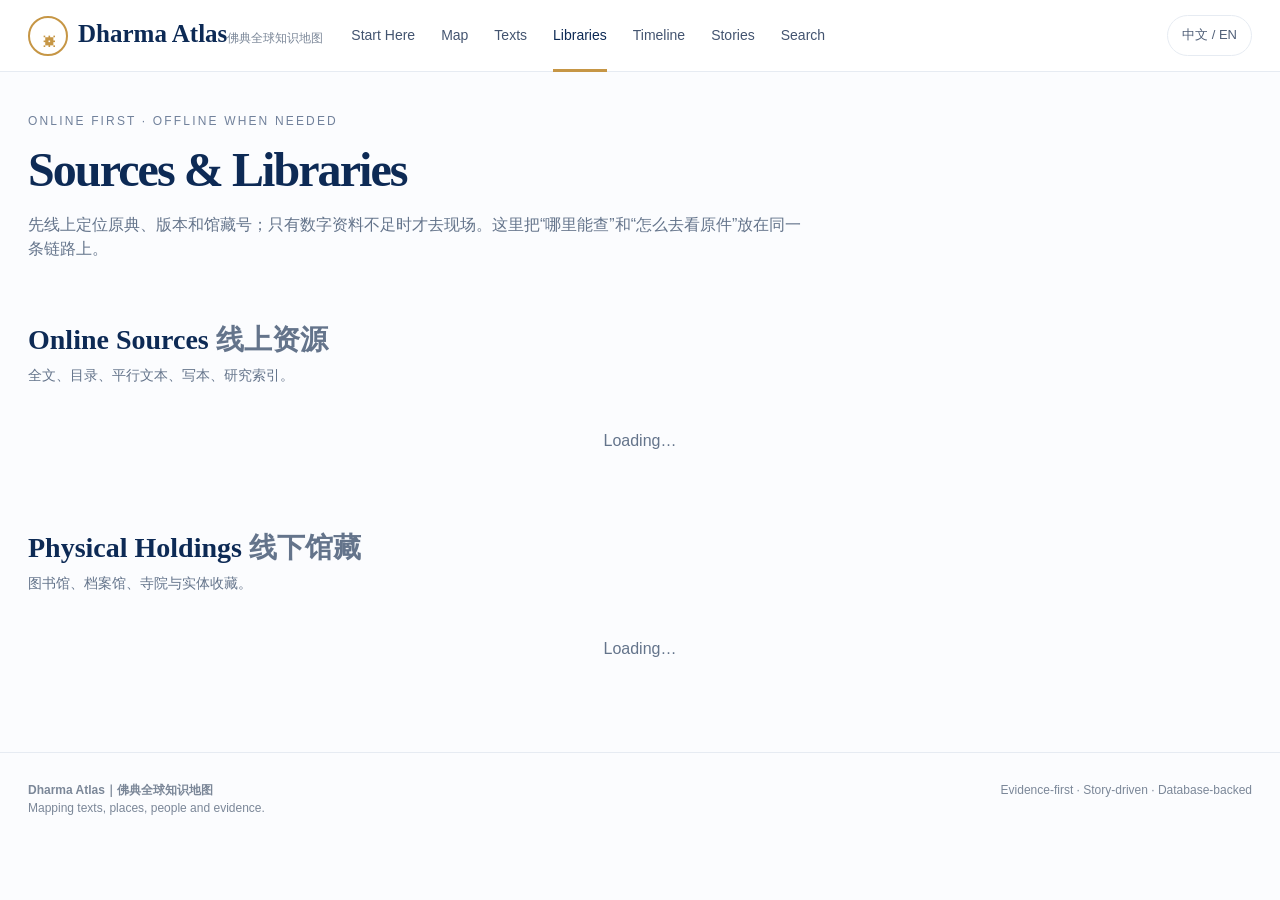
<file: docs/libraries.html>
<!doctype html><html lang="zh-CN"><head><meta charset="utf-8"><meta name="viewport" content="width=device-width,initial-scale=1"><title>Libraries · Dharma Atlas</title><link rel="stylesheet" href="assets/site.css"></head><body><header class="topbar"><div class="shell"><a class="brand" href="index.html"><span class="wheel">☸</span><span><span class="brand-name">Dharma Atlas</span><span class="brand-sub">佛典全球知识地图</span></span></a><nav class="nav"><a href="index.html">Start Here</a><a href="map.html">Map</a><a href="texts.html">Texts</a><a href="libraries.html">Libraries</a><a href="timeline.html">Timeline</a><a href="stories.html">Stories</a><a href="search.html">Search</a></nav><span class="pill">中文 / EN</span></div></header><main class="shell"><section class="page-head"><div class="eyebrow">Online First · Offline When Needed</div><h1>Sources & Libraries</h1><p>先线上定位原典、版本和馆藏号；只有数字资料不足时才去现场。这里把“哪里能查”和“怎么去看原件”放在同一条链路上。</p></section><section class="section"><div class="section-head"><div><h2>Online Sources <span class="muted">线上资源</span></h2><p>全文、目录、平行文本、写本、研究索引。</p></div></div><div class="results" id="onlineSources"><div class="loading">Loading…</div></div></section><section class="section" id="offline"><div class="section-head"><div><h2>Physical Holdings <span class="muted">线下馆藏</span></h2><p>图书馆、档案馆、寺院与实体收藏。</p></div></div><div class="results" id="offlineLibraries"><div class="loading">Loading…</div></div></section></main><footer class="footer"><div class="shell footer-row"><div><b>Dharma Atlas｜佛典全球知识地图</b><br>Mapping texts, places, people and evidence.</div><div>Evidence-first · Story-driven · Database-backed</div></div></footer><script src="assets/site.js"></script></body></html>
</file>
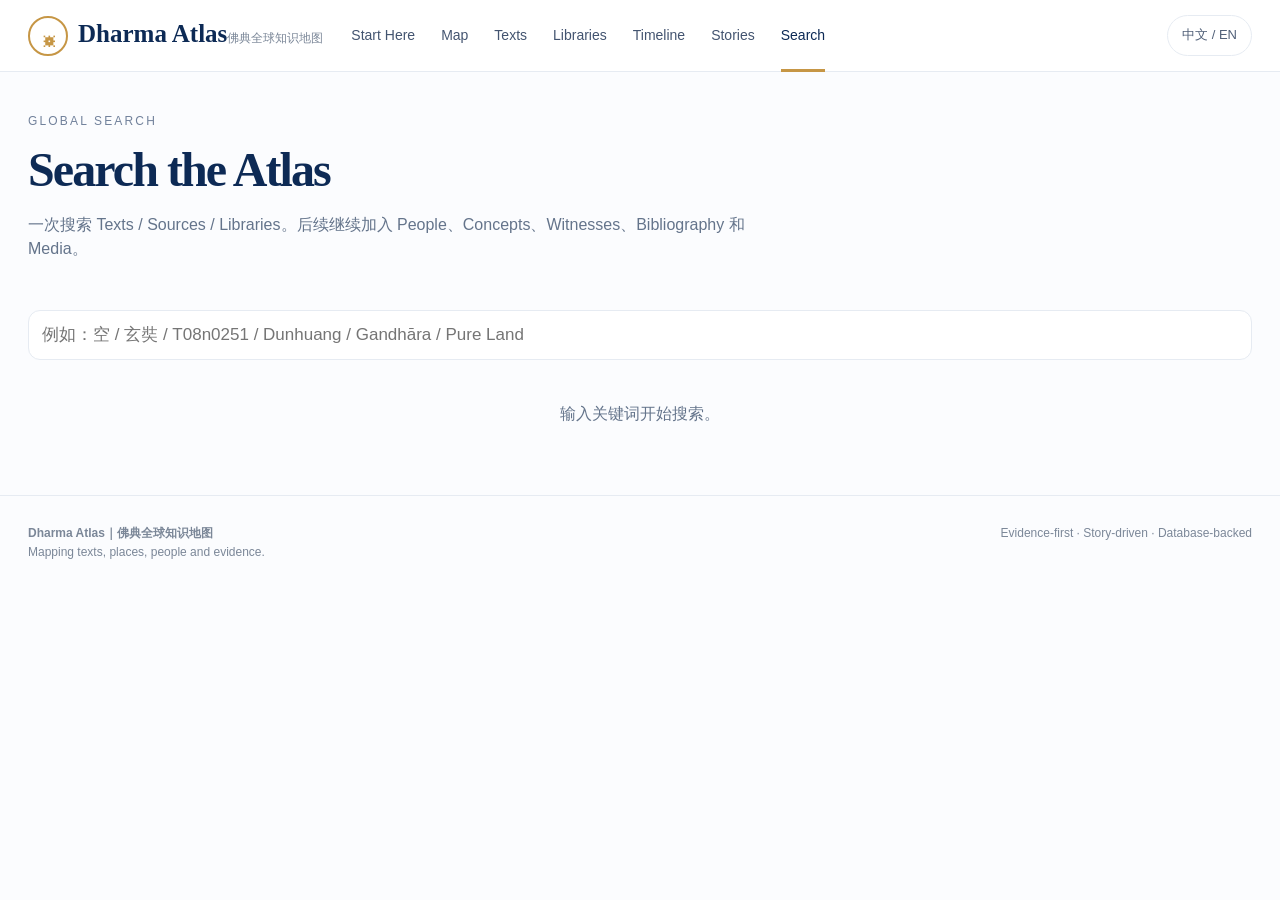
<file: docs/search.html>
<!doctype html><html lang="zh-CN"><head><meta charset="utf-8"><meta name="viewport" content="width=device-width,initial-scale=1"><title>Search · Dharma Atlas</title><link rel="stylesheet" href="assets/site.css"></head><body><header class="topbar"><div class="shell"><a class="brand" href="index.html"><span class="wheel">☸</span><span><span class="brand-name">Dharma Atlas</span><span class="brand-sub">佛典全球知识地图</span></span></a><nav class="nav"><a href="index.html">Start Here</a><a href="map.html">Map</a><a href="texts.html">Texts</a><a href="libraries.html">Libraries</a><a href="timeline.html">Timeline</a><a href="stories.html">Stories</a><a href="search.html">Search</a></nav><span class="pill">中文 / EN</span></div></header><main class="shell"><section class="page-head"><div class="eyebrow">Global Search</div><h1>Search the Atlas</h1><p>一次搜索 Texts / Sources / Libraries。后续继续加入 People、Concepts、Witnesses、Bibliography 和 Media。</p></section><div class="toolbar"><input id="searchQ" class="field" style="flex:1;font-size:17px" placeholder="例如：空 / 玄奘 / T08n0251 / Dunhuang / Gandhāra / Pure Land"></div><div id="searchResults" class="results"><div class="loading">输入关键词开始搜索。</div></div></main><footer class="footer"><div class="shell footer-row"><div><b>Dharma Atlas｜佛典全球知识地图</b><br>Mapping texts, places, people and evidence.</div><div>Evidence-first · Story-driven · Database-backed</div></div></footer><script src="assets/site.js"></script></body></html>
</file>
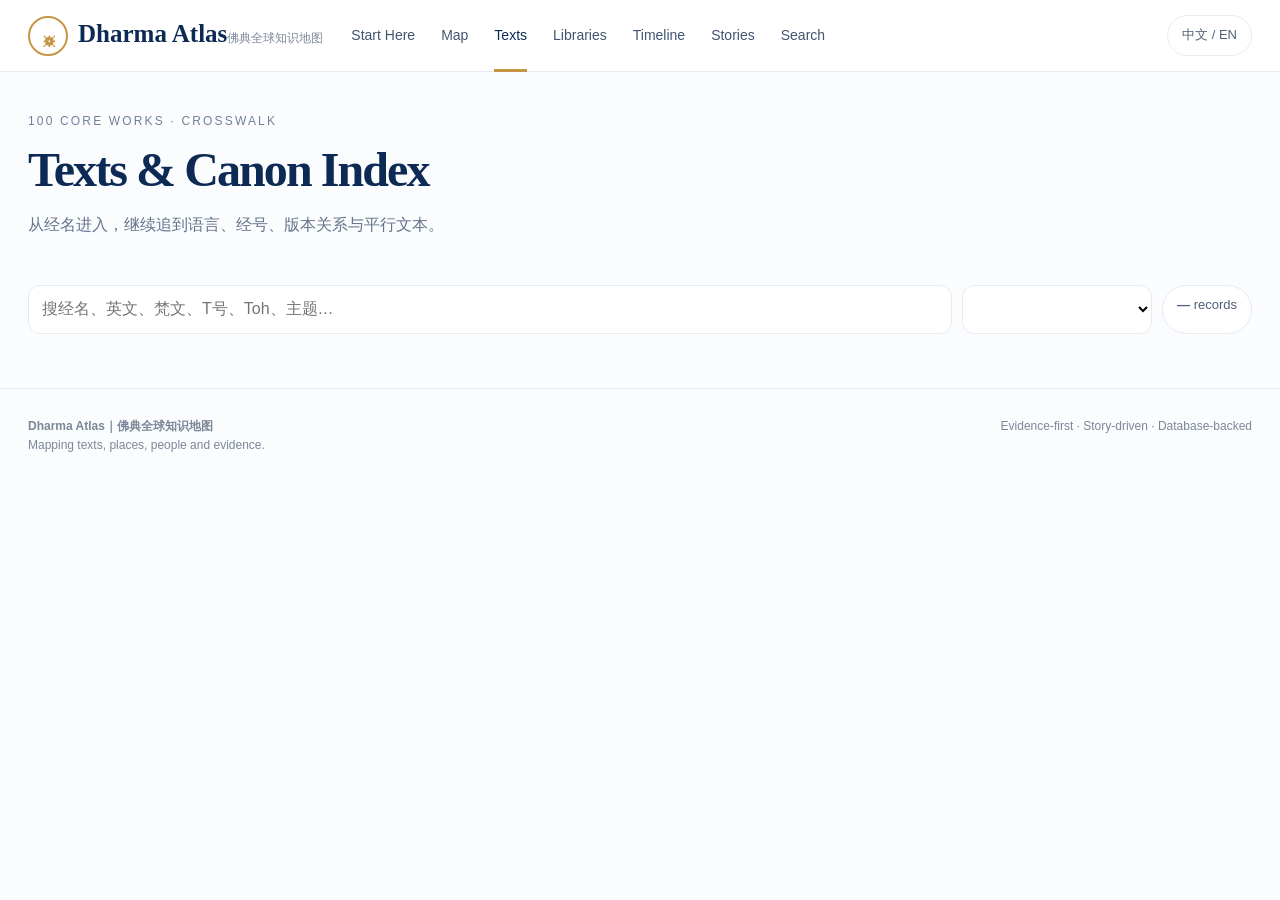
<file: docs/texts.html>
<!doctype html><html lang="zh-CN"><head><meta charset="utf-8"><meta name="viewport" content="width=device-width,initial-scale=1"><title>Texts · Dharma Atlas</title><link rel="stylesheet" href="assets/site.css"></head><body><header class="topbar"><div class="shell"><a class="brand" href="index.html"><span class="wheel">☸</span><span><span class="brand-name">Dharma Atlas</span><span class="brand-sub">佛典全球知识地图</span></span></a><nav class="nav"><a href="index.html">Start Here</a><a href="map.html">Map</a><a href="texts.html">Texts</a><a href="libraries.html">Libraries</a><a href="timeline.html">Timeline</a><a href="stories.html">Stories</a><a href="search.html">Search</a></nav><span class="pill">中文 / EN</span></div></header><main class="shell"><section class="page-head"><div class="eyebrow">100 Core Works · Crosswalk</div><h1>Texts & Canon Index</h1><p>从经名进入，继续追到语言、经号、版本关系与平行文本。</p></section><div class="toolbar"><input id="workSearch" class="field" style="flex:1" placeholder="搜经名、英文、梵文、T号、Toh、主题…"><select id="workTradition" class="field"></select><span class="pill"><b id="workCount">—</b> records</span></div><div class="results" id="workResults"></div></main><footer class="footer"><div class="shell footer-row"><div><b>Dharma Atlas｜佛典全球知识地图</b><br>Mapping texts, places, people and evidence.</div><div>Evidence-first · Story-driven · Database-backed</div></div></footer><script src="assets/site.js"></script></body></html>
</file>
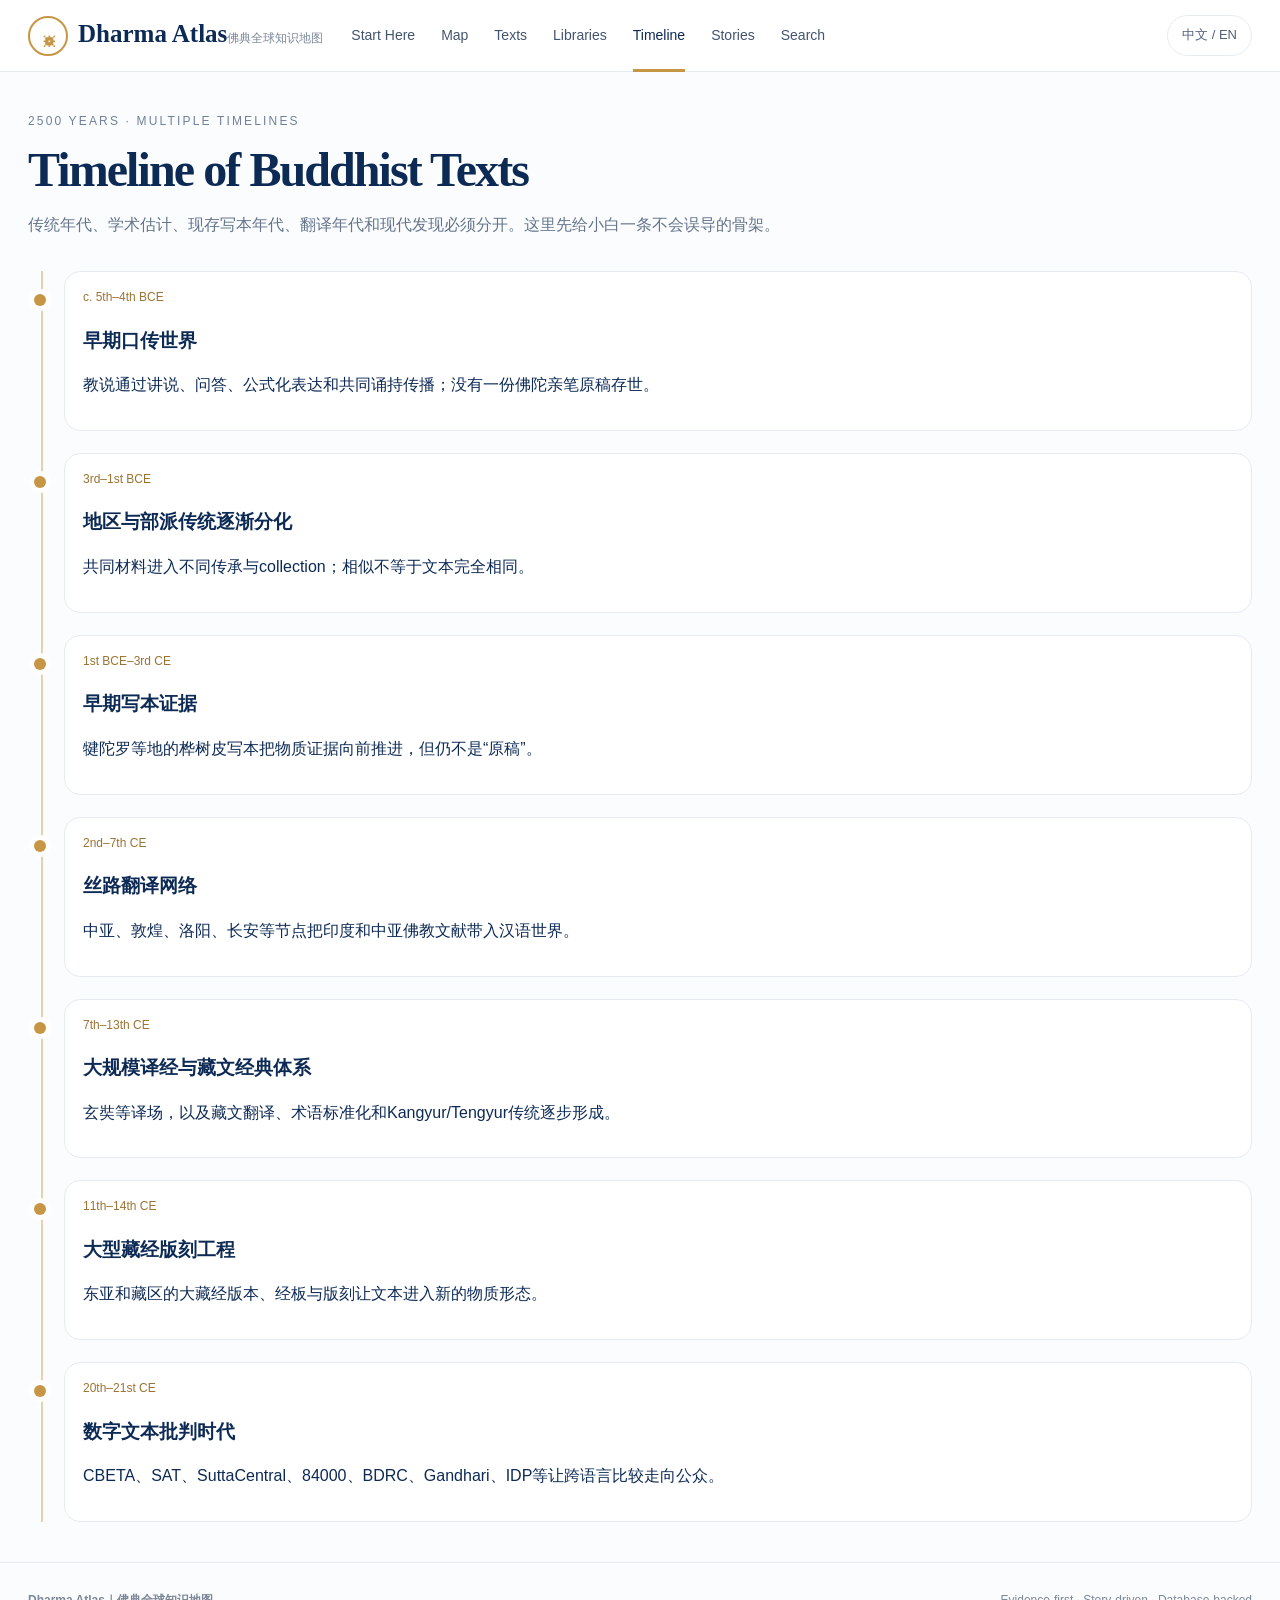
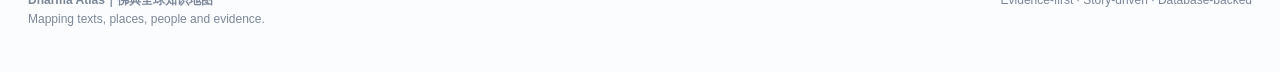
<file: docs/timeline.html>
<!doctype html><html lang="zh-CN"><head><meta charset="utf-8"><meta name="viewport" content="width=device-width,initial-scale=1"><title>Timeline · Dharma Atlas</title><link rel="stylesheet" href="assets/site.css"></head><body><header class="topbar"><div class="shell"><a class="brand" href="index.html"><span class="wheel">☸</span><span><span class="brand-name">Dharma Atlas</span><span class="brand-sub">佛典全球知识地图</span></span></a><nav class="nav"><a href="index.html">Start Here</a><a href="map.html">Map</a><a href="texts.html">Texts</a><a href="libraries.html">Libraries</a><a href="timeline.html">Timeline</a><a href="stories.html">Stories</a><a href="search.html">Search</a></nav><span class="pill">中文 / EN</span></div></header><main class="shell"><section class="page-head"><div class="eyebrow">2500 Years · Multiple Timelines</div><h1>Timeline of Buddhist Texts</h1><p>传统年代、学术估计、现存写本年代、翻译年代和现代发现必须分开。这里先给小白一条不会误导的骨架。</p></section><section class="timeline"><article class="t-item"><div class="t-date">c. 5th–4th BCE</div><h3>早期口传世界</h3><p>教说通过讲说、问答、公式化表达和共同诵持传播；没有一份佛陀亲笔原稿存世。</p></article><article class="t-item"><div class="t-date">3rd–1st BCE</div><h3>地区与部派传统逐渐分化</h3><p>共同材料进入不同传承与collection；相似不等于文本完全相同。</p></article><article class="t-item"><div class="t-date">1st BCE–3rd CE</div><h3>早期写本证据</h3><p>犍陀罗等地的桦树皮写本把物质证据向前推进，但仍不是“原稿”。</p></article><article class="t-item"><div class="t-date">2nd–7th CE</div><h3>丝路翻译网络</h3><p>中亚、敦煌、洛阳、长安等节点把印度和中亚佛教文献带入汉语世界。</p></article><article class="t-item"><div class="t-date">7th–13th CE</div><h3>大规模译经与藏文经典体系</h3><p>玄奘等译场，以及藏文翻译、术语标准化和Kangyur/Tengyur传统逐步形成。</p></article><article class="t-item"><div class="t-date">11th–14th CE</div><h3>大型藏经版刻工程</h3><p>东亚和藏区的大藏经版本、经板与版刻让文本进入新的物质形态。</p></article><article class="t-item"><div class="t-date">20th–21st CE</div><h3>数字文本批判时代</h3><p>CBETA、SAT、SuttaCentral、84000、BDRC、Gandhari、IDP等让跨语言比较走向公众。</p></article></section></main><footer class="footer"><div class="shell footer-row"><div><b>Dharma Atlas｜佛典全球知识地图</b><br>Mapping texts, places, people and evidence.</div><div>Evidence-first · Story-driven · Database-backed</div></div></footer><script src="assets/site.js"></script></body></html>
</file>
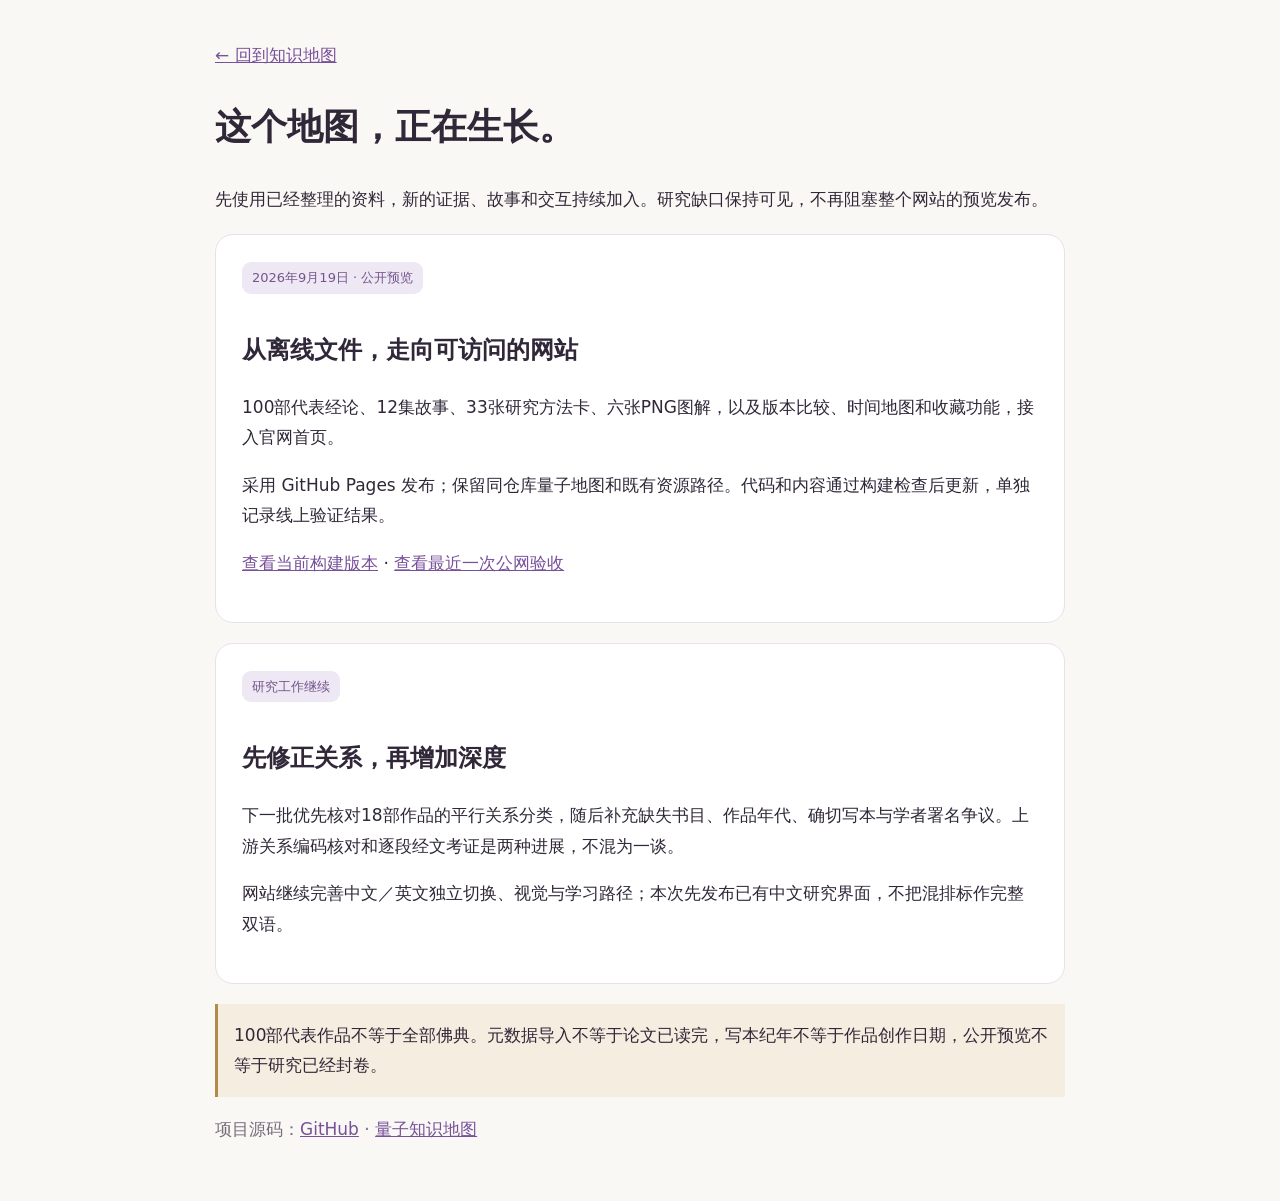
<file: docs/updates.html>
<!doctype html><html lang="zh-CN"><head><meta charset="utf-8"><meta name="viewport" content="width=device-width,initial-scale=1"><title>更新记录｜Dharma Atlas</title><style>body{font:17px/1.8 system-ui,sans-serif;color:#302839;background:#faf8f4;margin:0}main{max-width:850px;margin:auto;padding:40px 24px}a{color:#78519b}h1{font-size:36px}h2{font-size:24px;margin-top:35px}article{background:white;border:1px solid #e8e0eb;padding:26px;border-radius:18px;margin:20px 0}.note{background:#f5eddf;padding:16px;border-left:3px solid #b28a49}.pill{display:inline-block;color:#74568b;background:#eee7f4;padding:4px 10px;border-radius:9px;font-size:13px}li{margin:9px 0}code{overflow-wrap:anywhere}.muted{color:#766d7c}</style></head><body><main><a href="./">← 回到知识地图</a><h1>这个地图，正在生长。</h1><p>先使用已经整理的资料，新的证据、故事和交互持续加入。研究缺口保持可见，不再阻塞整个网站的预览发布。</p><article><span class="pill">2026年9月19日 · 公开预览</span><h2>从离线文件，走向可访问的网站</h2><p>100部代表经论、12集故事、33张研究方法卡、六张PNG图解，以及版本比较、时间地图和收藏功能，接入官网首页。</p><p>采用 GitHub Pages 发布；保留同仓库量子地图和既有资源路径。代码和内容通过构建检查后更新，单独记录线上验证结果。</p><p><a href="release.json">查看当前构建版本</a> · <a href="public_deployment.json">查看最近一次公网验收</a></p></article><article><span class="pill">研究工作继续</span><h2>先修正关系，再增加深度</h2><p>下一批优先核对18部作品的平行关系分类，随后补充缺失书目、作品年代、确切写本与学者署名争议。上游关系编码核对和逐段经文考证是两种进展，不混为一谈。</p><p>网站继续完善中文／英文独立切换、视觉与学习路径；本次先发布已有中文研究界面，不把混排标作完整双语。</p></article><p class="note">100部代表作品不等于全部佛典。元数据导入不等于论文已读完，写本纪年不等于作品创作日期，公开预览不等于研究已经封卷。</p><p class="muted">项目源码：<a href="https://github.com/minyajing-rgb/Buddhist" target="_blank" rel="noopener">GitHub</a> · <a href="quantum/">量子知识地图</a></p></main></body></html>
</file>
<file: docs/assets/site.css>
:root{--bg:#fbfcfe;--card:#fff;--ink:#0d2a55;--muted:#64748b;--line:#e6ebf2;--gold:#c69645;--lav:#7d6bb0;--blue:#2768d8;--shadow:0 14px 40px rgba(20,48,84,.07);--radius:18px}*{box-sizing:border-box}html{scroll-behavior:smooth}body{margin:0;background:var(--bg);color:var(--ink);font-family:Inter,-apple-system,BlinkMacSystemFont,"Segoe UI","Noto Sans SC",Arial,sans-serif;line-height:1.55}a{color:inherit;text-decoration:none}button,input,select{font:inherit}h1,h2,h3,.brand-name{font-family:Georgia,"Times New Roman","Noto Serif SC",serif}.shell{max-width:1440px;margin:auto;padding:0 28px}.topbar{height:72px;background:rgba(255,255,255,.96);border-bottom:1px solid var(--line);position:sticky;top:0;z-index:50;backdrop-filter:blur(14px)}.topbar .shell{height:100%;display:flex;align-items:center;gap:28px}.brand{display:flex;align-items:center;gap:10px;min-width:240px}.wheel{width:40px;height:40px;border:2px solid var(--gold);border-radius:50%;display:grid;place-items:center;color:var(--gold);font-size:26px}.brand-name{font-size:25px;font-weight:700;line-height:1}.brand-sub{font-size:12px;color:#7b8798;margin-top:3px}.nav{display:flex;gap:26px;align-items:center;flex:1}.nav a{font-size:14px;color:#435470;padding:26px 0 22px;border-bottom:3px solid transparent}.nav a:hover,.nav a.active{color:var(--ink);border-bottom-color:var(--gold)}.pill{border:1px solid var(--line);background:#fff;padding:9px 14px;border-radius:999px;font-size:13px;color:#516078}.hero{padding:48px 0 26px}.hero-grid{display:grid;grid-template-columns:1.03fr 1.17fr;gap:34px}.eyebrow{font-size:12px;letter-spacing:.18em;color:#71819b;text-transform:uppercase;margin-bottom:14px}h1{font-size:clamp(42px,5.3vw,72px);line-height:1.04;letter-spacing:-.04em;margin:0 0 18px}.hero .lead{font-size:18px;color:#61718b}.hero .cn{font-size:26px;color:#354c71;margin:12px 0 14px;font-family:"Noto Serif SC",Georgia,serif}.searchbar{margin-top:28px;background:#fff;border:1px solid var(--line);border-radius:16px;box-shadow:var(--shadow);display:flex;align-items:center;padding:8px 8px 8px 16px;gap:10px}.searchbar input{border:0;outline:0;flex:1;padding:10px}.searchbar button{border:0;background:linear-gradient(135deg,#173e78,#0d2a55);color:#fff;padding:13px 24px;border-radius:12px;font-weight:700}.chips{display:flex;gap:8px;flex-wrap:wrap;margin-top:15px}.chip{font-size:12px;padding:7px 11px;border-radius:999px;background:#f4f6fa;border:1px solid var(--line);color:#586982}.map-card,.card{background:#fff;border:1px solid var(--line);border-radius:var(--radius);box-shadow:var(--shadow)}.map-card{overflow:hidden;min-height:420px;position:relative}.map-card #miniMap{height:420px}.map-label{position:absolute;z-index:450;top:20px;right:22px;background:rgba(255,255,255,.92);padding:10px 14px;border-radius:12px;border:1px solid var(--line);font-family:Georgia,serif}.section{padding:22px 0}.section-head{display:flex;align-items:end;justify-content:space-between;margin-bottom:14px}.section-head h2{font-size:28px;margin:0}.section-head p{margin:4px 0 0;color:var(--muted);font-size:14px}.more{font-size:13px;color:var(--blue)}.grid2{display:grid;grid-template-columns:1fr 1fr;gap:16px}.grid3{display:grid;grid-template-columns:repeat(3,1fr);gap:14px}.card{padding:18px}.source-list{display:grid;grid-template-columns:repeat(3,1fr);gap:10px}.source-item{border:1px solid var(--line);border-radius:14px;padding:13px;background:#fff;min-height:112px}.source-item b{display:block;margin-bottom:5px}.source-item small{color:var(--muted);display:block}.story-row{display:grid;grid-template-columns:repeat(4,1fr);gap:12px}.story-card{border:1px solid var(--line);border-radius:14px;overflow:hidden;background:#fff}.story-cover{height:108px;background:linear-gradient(135deg,#ece6d8,#dbe8ef)}.story-body{padding:12px}.story-body b{display:block;font-family:Georgia,"Noto Serif SC",serif}.story-body small{color:var(--muted)}.stats{display:grid;grid-template-columns:repeat(6,1fr);gap:10px;margin:10px 0 26px}.stat{background:#fff;border:1px solid var(--line);padding:14px;border-radius:14px}.stat strong{font-family:Georgia,serif;font-size:27px}.stat span{display:block;color:var(--muted);font-size:11px}.page-head{padding:40px 0 18px}.page-head h1{font-size:48px}.page-head p{max-width:780px;color:var(--muted)}.toolbar{display:flex;gap:10px;flex-wrap:wrap;margin:14px 0}.field{background:#fff;border:1px solid var(--line);border-radius:12px;padding:11px 13px;min-width:190px}.results{display:grid;gap:12px}.result{background:#fff;border:1px solid var(--line);border-radius:14px;padding:16px}.result h3{margin:0 0 5px;font-size:18px}.badges{display:flex;gap:6px;flex-wrap:wrap;margin:8px 0}.badge{font-size:11px;padding:4px 7px;border-radius:999px;background:#eef3f8;color:#52627a}.badge.gold{background:#f8f0dd;color:#8c6628}.muted{color:var(--muted)}.map-layout{display:grid;grid-template-columns:280px 1fr 340px;gap:14px}.panel{background:#fff;border:1px solid var(--line);border-radius:16px;padding:16px}.map-large{height:690px;border-radius:16px;overflow:hidden;border:1px solid var(--line)}#mainMap{height:100%}.detail .hero-img{height:150px;border-radius:13px;background:linear-gradient(135deg,#e8e0d0,#d8e6ef);margin:14px 0}.timeline{position:relative;padding-left:36px}.timeline:before{content:"";position:absolute;left:13px;top:0;bottom:0;width:2px;background:#e3d2ad}.t-item{position:relative;margin-bottom:22px;background:#fff;border:1px solid var(--line);border-radius:16px;padding:16px 18px}.t-item:before{content:"";position:absolute;left:-31px;top:22px;width:12px;height:12px;border-radius:50%;background:var(--gold);box-shadow:0 0 0 5px #fff}.t-date{font-size:12px;color:#9b7333}.footer{margin-top:40px;border-top:1px solid var(--line);padding:28px 0 44px;color:#7b8798;font-size:12px}.footer-row{display:flex;justify-content:space-between}.loading{padding:28px;text-align:center;color:var(--muted)}@media(max-width:1100px){.hero-grid,.map-layout{grid-template-columns:1fr}.map-layout .panel:first-child{display:none}.stats{grid-template-columns:repeat(3,1fr)}.story-row{grid-template-columns:repeat(2,1fr)}}@media(max-width:760px){.shell{padding:0 16px}.nav{display:none}.brand{min-width:0}.hero-grid,.grid2,.grid3,.story-row{grid-template-columns:1fr}.source-list{grid-template-columns:1fr 1fr}.stats{grid-template-columns:repeat(2,1fr)}.page-head h1{font-size:38px}.map-card #miniMap{height:330px}.footer-row{flex-direction:column;gap:12px}}
</file>
